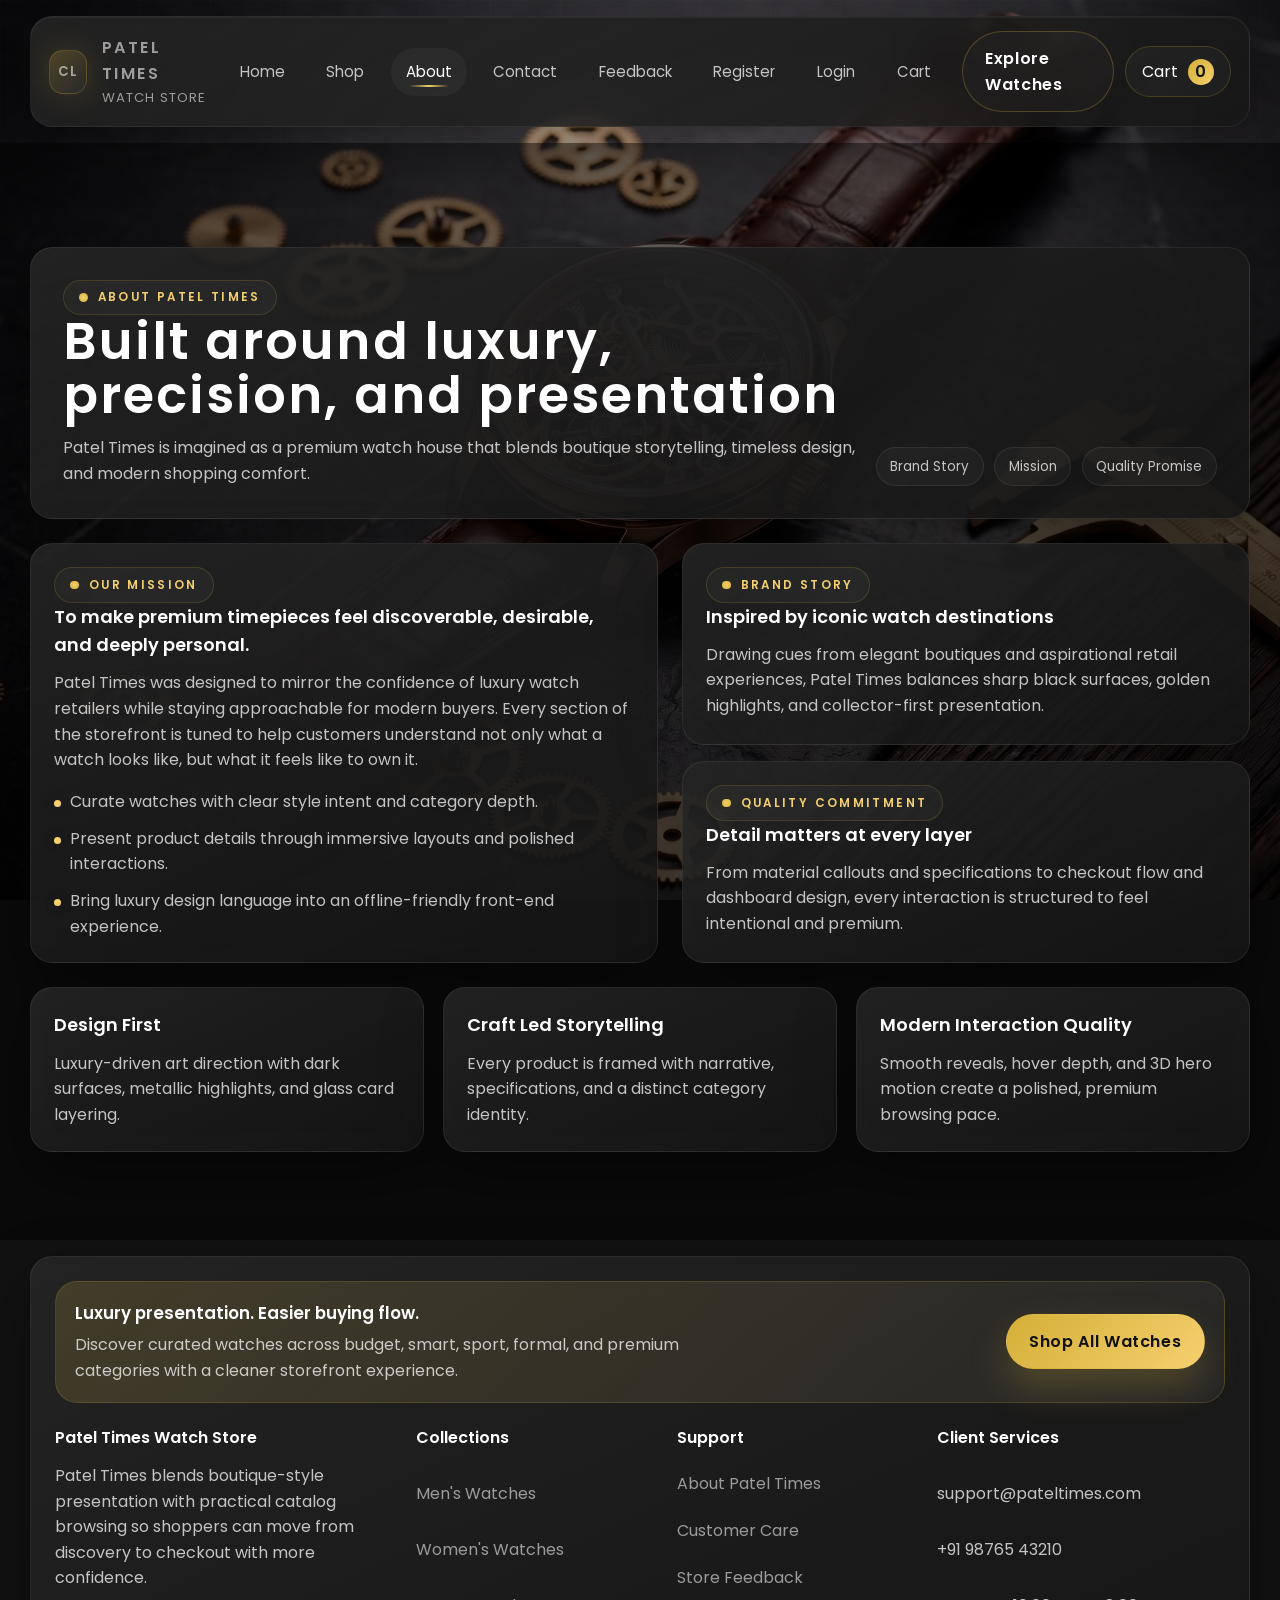
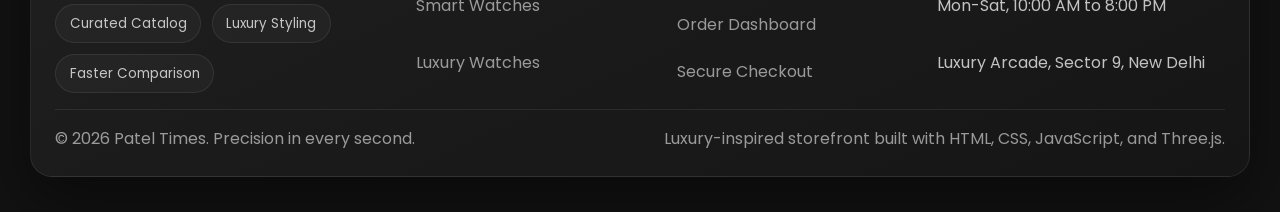
<file: Patel Times Watch web/about.html>
<!DOCTYPE html>
<html lang="en">
  <head>
    <meta charset="UTF-8">
    <meta name="viewport" content="width=device-width, initial-scale=1.0">
    <meta name="description" content="Learn about the Patel Times mission, brand story, and commitment to quality.">
    <title>About | Patel Times</title>
    <link rel="stylesheet" href="css/style.css">
  </head>
  <body data-page="about">
    <header id="site-header" class="site-header"></header>

    <main>
      <section class="section">
        <div class="container">
          <div class="page-banner glass-card" data-reveal>
            <div class="page-banner-grid">
              <div>
                <span class="eyebrow">About Patel Times</span>
                <h1>Built around luxury, precision, and presentation</h1>
                <p>
                  Patel Times is imagined as a premium watch house that blends boutique storytelling, timeless design,
                  and modern shopping comfort.
                </p>
              </div>
              <div class="chip-row">
                <span class="chip">Brand Story</span>
                <span class="chip">Mission</span>
                <span class="chip">Quality Promise</span>
              </div>
            </div>
          </div>

          <div class="about-layout" style="margin-top: 1.5rem;">
            <article class="story-panel glass-card large" data-reveal>
              <span class="eyebrow">Our Mission</span>
              <h3>To make premium timepieces feel discoverable, desirable, and deeply personal.</h3>
              <p>
                Patel Times was designed to mirror the confidence of luxury watch retailers while staying approachable for
                modern buyers. Every section of the storefront is tuned to help customers understand not only what a
                watch looks like, but what it feels like to own it.
              </p>
              <ul>
                <li>Curate watches with clear style intent and category depth.</li>
                <li>Present product details through immersive layouts and polished interactions.</li>
                <li>Bring luxury design language into an offline-friendly front-end experience.</li>
              </ul>
            </article>

            <div class="story-stack">
              <article class="story-panel glass-card" data-reveal style="--delay:1;">
                <span class="eyebrow">Brand Story</span>
                <h3>Inspired by iconic watch destinations</h3>
                <p>
                  Drawing cues from elegant boutiques and aspirational retail experiences, Patel Times balances sharp
                  black surfaces, golden highlights, and collector-first presentation.
                </p>
              </article>
              <article class="story-panel glass-card" data-reveal style="--delay:2;">
                <span class="eyebrow">Quality Commitment</span>
                <h3>Detail matters at every layer</h3>
                <p>
                  From material callouts and specifications to checkout flow and dashboard design, every interaction is
                  structured to feel intentional and premium.
                </p>
              </article>
            </div>
          </div>

          <div class="feature-grid" style="margin-top: 1.5rem;">
            <article class="feature-card glass-card" data-reveal>
              <h3>Design First</h3>
              <p>Luxury-driven art direction with dark surfaces, metallic highlights, and glass card layering.</p>
            </article>
            <article class="feature-card glass-card" data-reveal style="--delay:1;">
              <h3>Craft Led Storytelling</h3>
              <p>Every product is framed with narrative, specifications, and a distinct category identity.</p>
            </article>
            <article class="feature-card glass-card" data-reveal style="--delay:2;">
              <h3>Modern Interaction Quality</h3>
              <p>Smooth reveals, hover depth, and 3D hero motion create a polished, premium browsing pace.</p>
            </article>
          </div>
        </div>
      </section>
    </main>

    <footer id="site-footer"></footer>

    <script src="js/script.js" defer></script>
    <script src="js/cart.js" defer></script>
    <script src="js/auth.js" defer></script>
  </body>
</html>
</file>
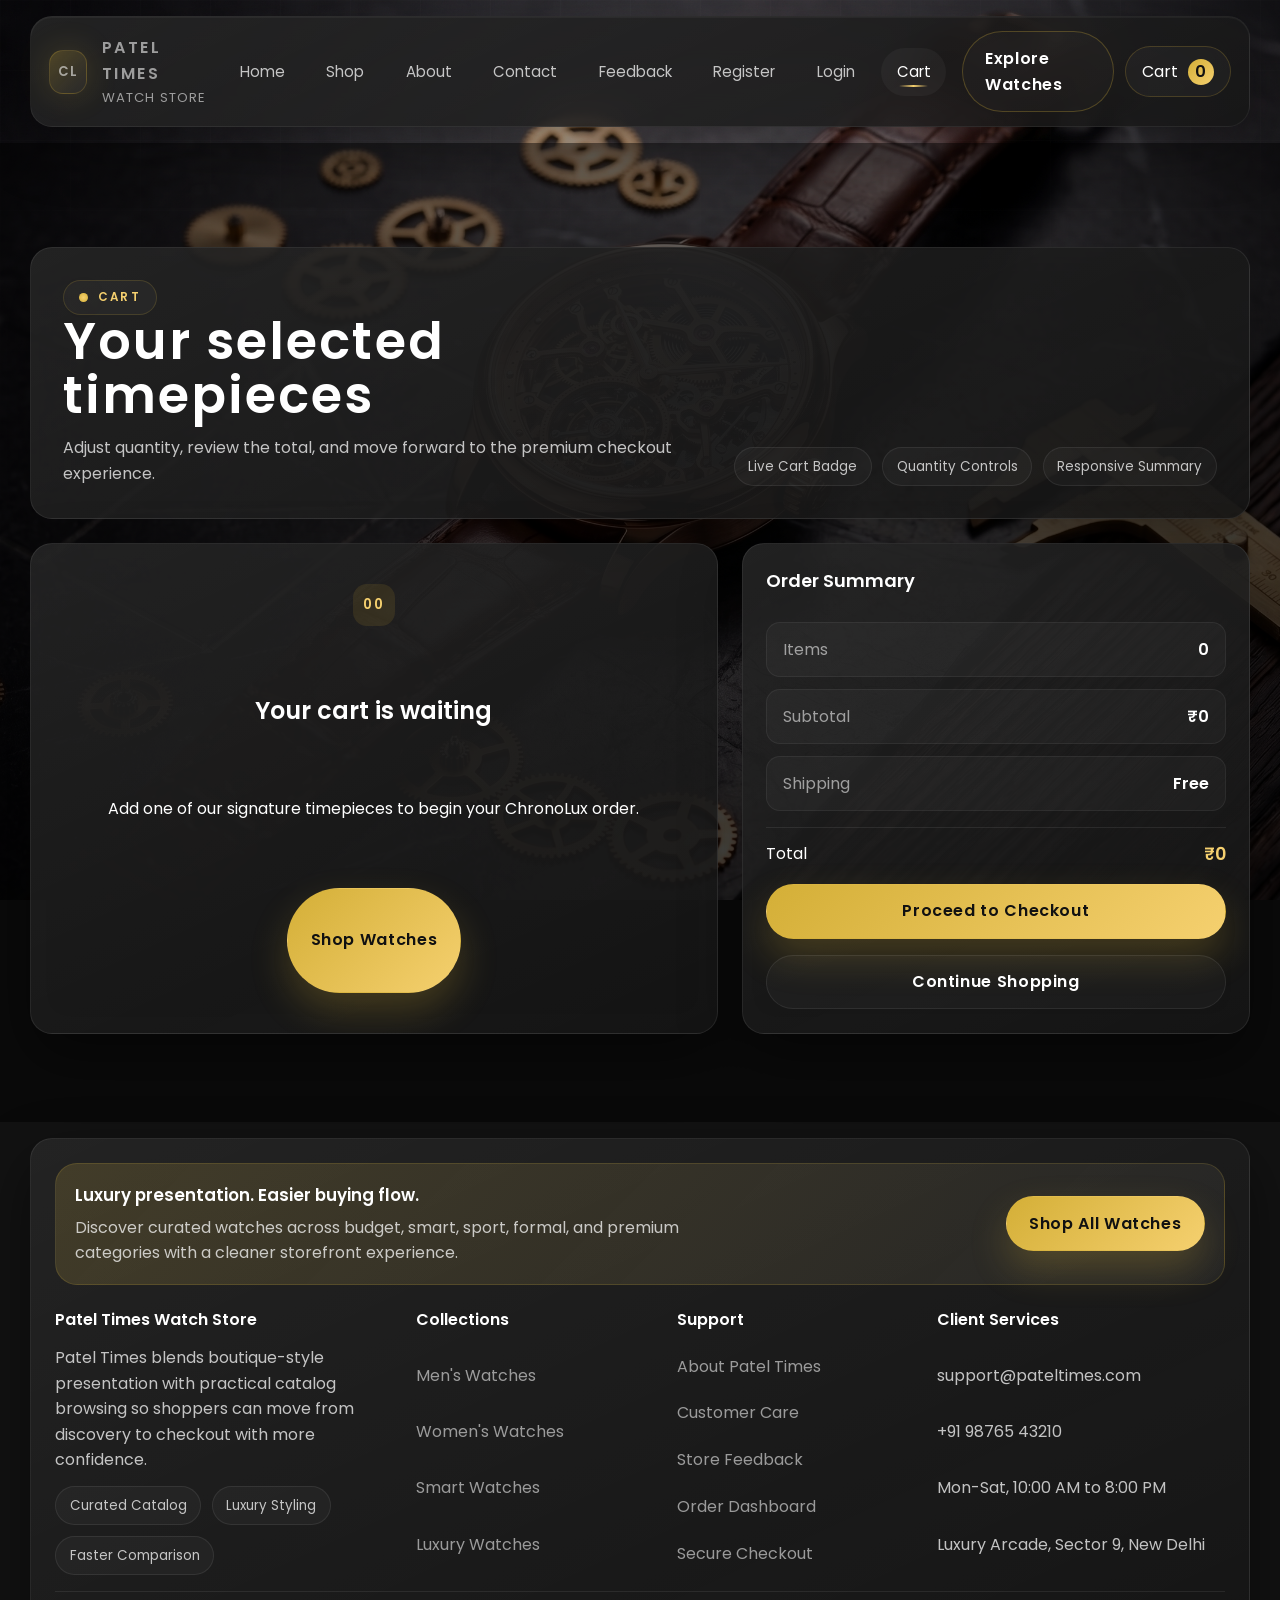
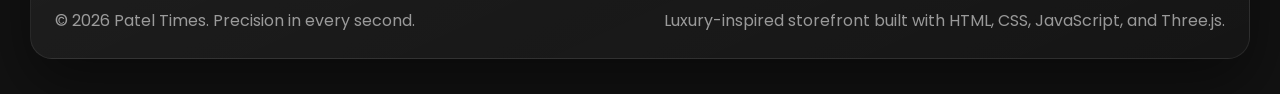
<file: Patel Times Watch web/cart.html>
<!DOCTYPE html>
<html lang="en">
  <head>
    <meta charset="UTF-8">
    <meta name="viewport" content="width=device-width, initial-scale=1.0">
    <meta name="description" content="Review your Patel Times cart items and prepare for checkout.">
    <title>Cart | Patel Times</title>
    <link rel="stylesheet" href="css/style.css">
  </head>
  <body data-page="cart">
    <header id="site-header" class="site-header"></header>

    <main>
      <section class="section">
        <div class="container">
          <div class="page-banner glass-card" data-reveal>
            <div class="page-banner-grid">
              <div>
                <span class="eyebrow">Cart</span>
                <h1>Your selected timepieces</h1>
                <p>Adjust quantity, review the total, and move forward to the premium checkout experience.</p>
              </div>
              <div class="chip-row">
                <span class="chip">Live Cart Badge</span>
                <span class="chip">Quantity Controls</span>
                <span class="chip">Responsive Summary</span>
              </div>
            </div>
          </div>

          <div class="cart-layout" style="margin-top: 1.5rem;">
            <div class="cart-items" id="cart-items"></div>
            <div id="cart-summary"></div>
          </div>
        </div>
      </section>
    </main>

    <footer id="site-footer"></footer>

    <script src="js/script.js" defer></script>
    <script src="js/cart.js" defer></script>
    <script src="js/auth.js" defer></script>
  </body>
</html>
</file>
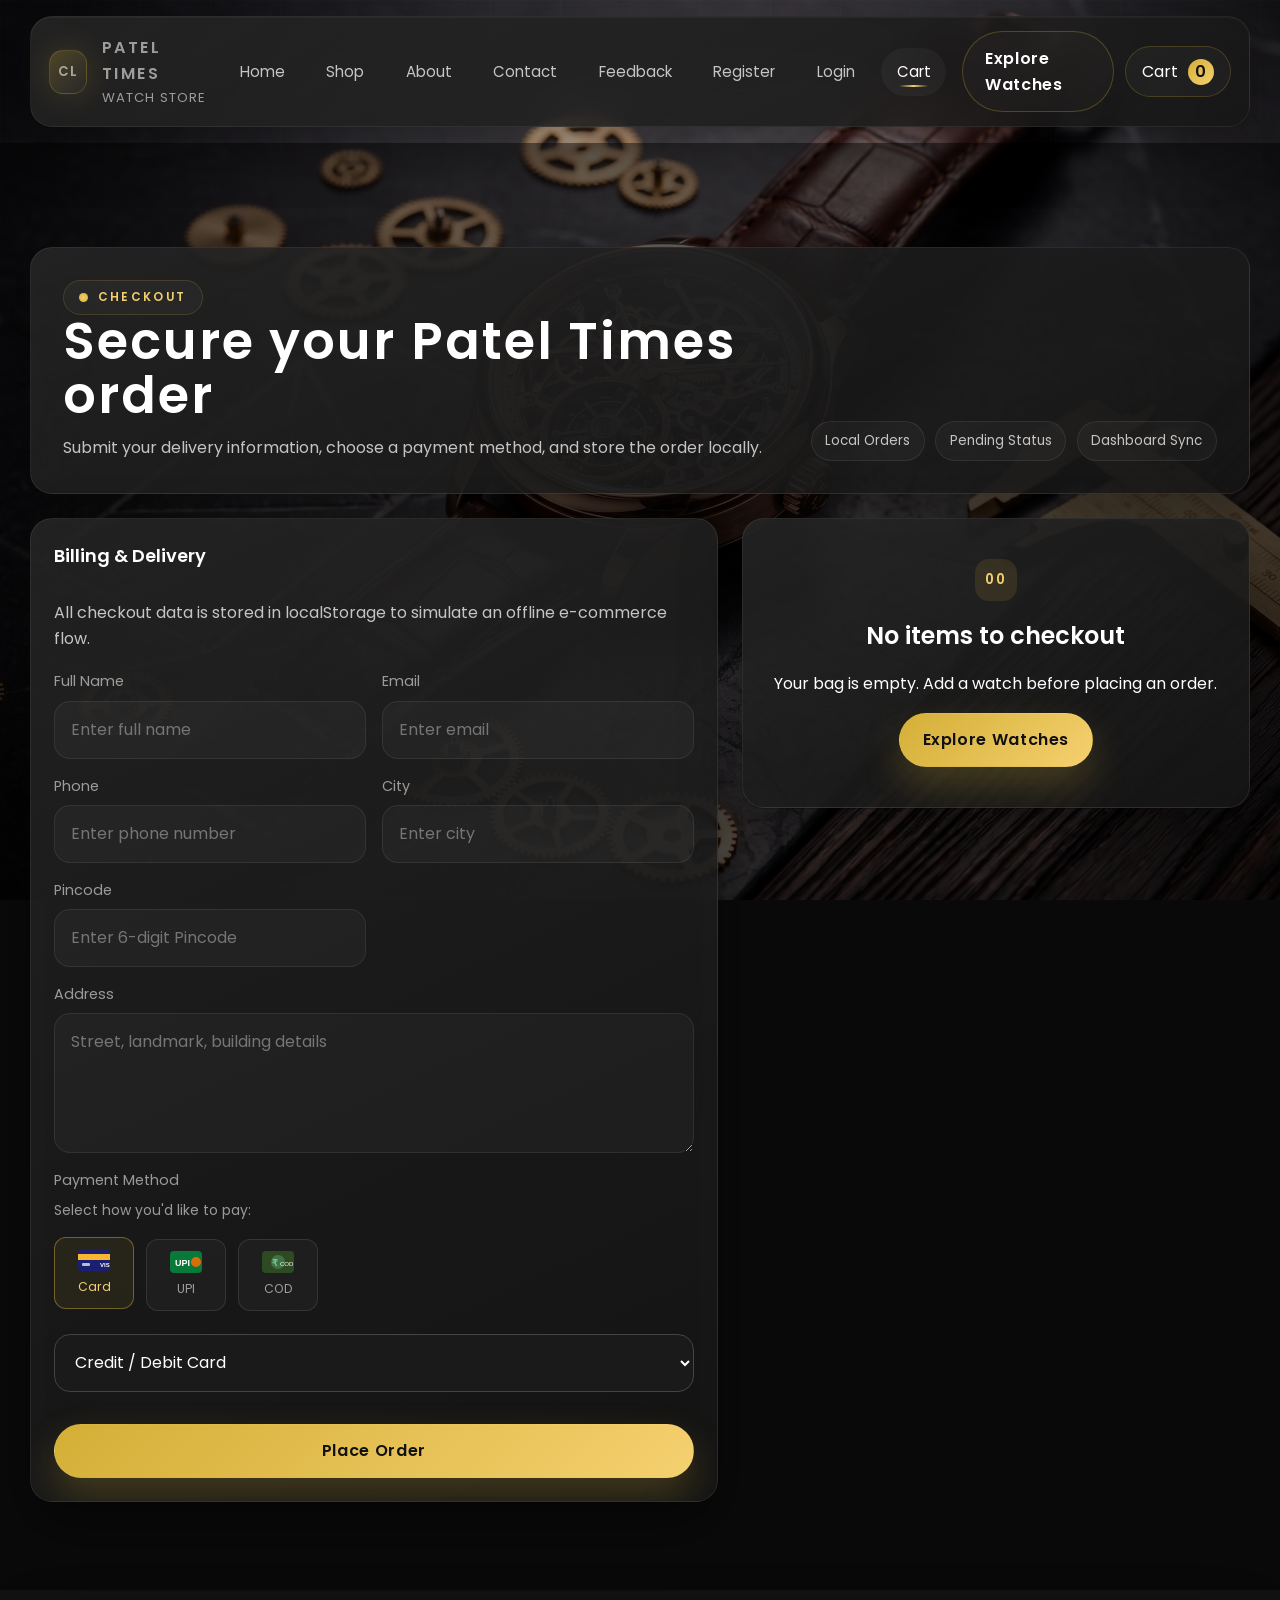
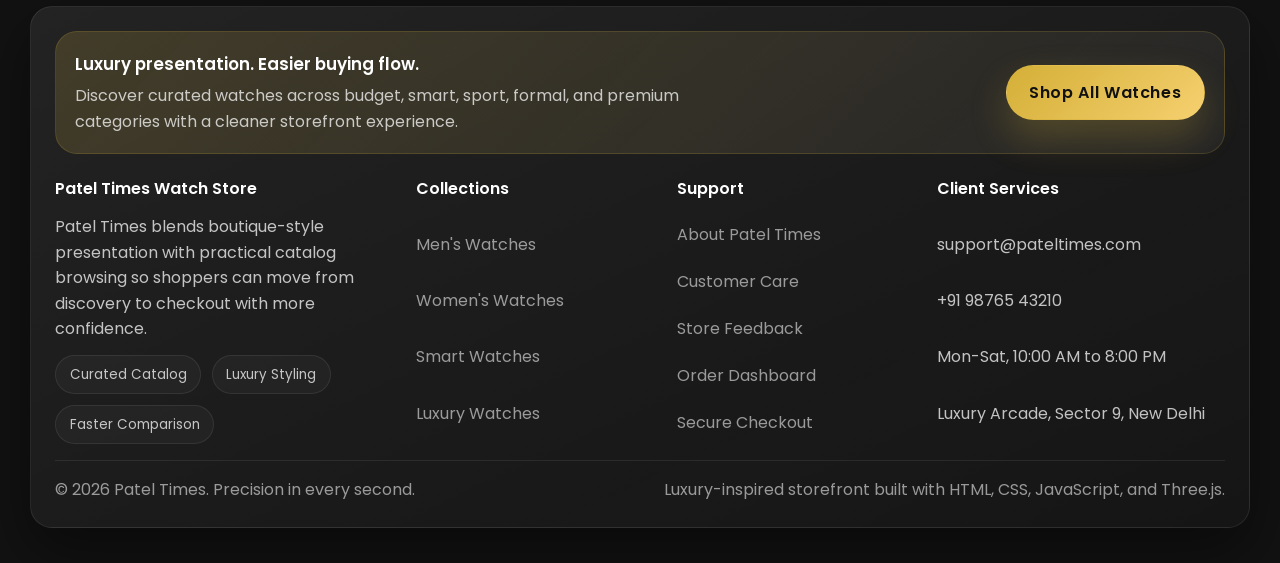
<file: Patel Times Watch web/checkout.html>
<!DOCTYPE html>
<html lang="en">

<head>
  <meta charset="UTF-8">
  <meta name="viewport" content="width=device-width, initial-scale=1.0">
  <meta name="description" content="Complete your Patel Times order through the premium offline checkout flow.">
  <title>Checkout | Patel Times</title>
  <link rel="stylesheet" href="css/style.css">
</head>

<body data-page="checkout">
  <header id="site-header" class="site-header"></header>

  <main>
    <section class="section">
      <div class="container">
        <div class="page-banner glass-card" data-reveal>
          <div class="page-banner-grid">
            <div>
              <span class="eyebrow">Checkout</span>
              <h1>Secure your Patel Times order</h1>
              <p>Submit your delivery information, choose a payment method, and store the order locally.</p>
            </div>
            <div class="chip-row">
              <span class="chip">Local Orders</span>
              <span class="chip">Pending Status</span>
              <span class="chip">Dashboard Sync</span>
            </div>
          </div>
        </div>

        <div class="checkout-layout" style="margin-top: 1.5rem;">
          <div class="checkout-main">
            <article class="form-card glass-card" data-reveal>
              <h2>Billing & Delivery</h2>
              <p class="lead">All checkout data is stored in localStorage to simulate an offline e-commerce flow.</p>
              <form id="checkout-form" class="form-grid">
                <div class="input-group">
                  <label for="checkout-name">Full Name</label>
                  <input class="input" id="checkout-name" name="fullName" type="text" placeholder="Enter full name"
                    required>
                </div>
                <div class="input-group">
                  <label for="checkout-email">Email</label>
                  <input class="input" id="checkout-email" name="email" type="email" placeholder="Enter email"
                    pattern="^[a-zA-Z0-9._%+-]+@gmail\.com$" title="Enter a valid Gmail address (example@gmail.com)"
                    required>
                </div>
                <div class="input-group">
                  <label for="checkout-phone">Phone</label>
                  <input class="input" id="checkout-phone" name="phone" type="tel" placeholder="Enter phone number"
                    pattern="[0-9]{10}" maxlength="10" title="Enter 10 digit phone number" required>
                </div>
                <div class="input-group">
                  <label for="checkout-city">City</label>
                  <input class="input" id="checkout-city" name="city" type="text" placeholder="Enter city" required>
                </div>


                <!-- ADD THIS PINCODE FIELD -->
                <div class="input-group">
                  <label for="checkout-pincode">Pincode</label>
                  <input class="input" id="checkout-pincode" name="pincode" type="text"
                    placeholder="Enter 6-digit Pincode" pattern="[0-9]{6}" maxlength="6"
                    title="Enter valid 6-digit pincode" required>
                </div>
                <div class="input-group full">
                  <label for="checkout-address">Address</label>
                  <textarea class="textarea" id="checkout-address" name="address"
                    placeholder="Street, landmark, building details" required></textarea>
                </div>
                <div class="input-group full">
                  <label for="checkout-payment">Payment Method</label>

                  <!-- Visual payment icons -->
                  <span class="payment-icons-label">Select how you'd like to pay:</span>
                  <div class="payment-icons-row" id="payment-icon-row">
                    <button type="button" class="payment-icon-btn active" data-pay-icon="Card" aria-label="Pay by Card">
                      <svg width="32" height="22" viewBox="0 0 32 22" fill="none" xmlns="http://www.w3.org/2000/svg">
                        <rect width="32" height="22" rx="4" fill="#1A1F71"/>
                        <rect y="5" width="32" height="6" fill="#F7B731"/>
                        <rect x="4" y="14" width="8" height="3" rx="1" fill="white" opacity="0.7"/>
                        <text x="22" y="18" font-size="6" fill="white" font-family="sans-serif" font-weight="bold">VISA</text>
                      </svg>
                      <span>Card</span>
                    </button>
                    <button type="button" class="payment-icon-btn" data-pay-icon="UPI" aria-label="Pay via UPI">
                      <svg width="32" height="22" viewBox="0 0 32 22" fill="none" xmlns="http://www.w3.org/2000/svg">
                        <rect width="32" height="22" rx="4" fill="#097939"/>
                        <text x="5" y="15" font-size="9" fill="white" font-family="sans-serif" font-weight="bold">UPI</text>
                        <circle cx="26" cy="11" r="5" fill="#FF6B00" opacity="0.85"/>
                      </svg>
                      <span>UPI</span>
                    </button>
                    <button type="button" class="payment-icon-btn" data-pay-icon="Cash on Delivery" aria-label="Cash on Delivery">
                      <svg width="32" height="22" viewBox="0 0 32 22" fill="none" xmlns="http://www.w3.org/2000/svg">
                        <rect width="32" height="22" rx="4" fill="#2D4A22"/>
                        <circle cx="16" cy="11" r="7" fill="#6FCF97" opacity="0.3"/>
                        <text x="10" y="15" font-size="9" fill="#6FCF97" font-family="sans-serif" font-weight="bold">₹</text>
                        <text x="18" y="15" font-size="6" fill="white" font-family="sans-serif">COD</text>
                      </svg>
                      <span>COD</span>
                    </button>
                  </div>

                  <select class="select" id="checkout-payment" name="paymentMethod" required>
                    <option value="Card">Credit / Debit Card</option>
                    <option value="UPI">UPI</option>
                    <option value="Cash on Delivery">Cash on Delivery</option>
                  </select>
                </div>

                <!-- PAYMENT FIELDS -->

                <div id="card-fields" class="input-group full" style="display:none;">
                  <label>Card Number</label>
                  <input class="input" id="card-number" type="text" placeholder="Enter 16-digit card number"
                    maxlength="16">
                </div>

                <div id="card-extra" class="input-group" style="display:none;">
                  <label>Expiry (MM/YY)</label>
                  <input class="input" id="card-expiry" type="text" placeholder="MM/YY" maxlength="5">
                </div>

                <div id="card-cvv-wrapper" class="input-group" style="display:none;">
                  <label>CVV</label>
                  <input class="input" id="card-cvv" type="text" placeholder="CVV" maxlength="3">
                </div>

                <div id="upi-field" class="input-group full" style="display:none;">
                  <label>UPI ID</label>
                  <input class="input" id="upi-id" type="text" placeholder="example@upi">
                </div>

                <div id="cod-message" class="input-group full" style="display:none;">
                  <p>Cash on Delivery selected. Pay when order arrives.</p>
                </div>
                <div id="checkout-message"></div>
                <div class="input-group full">
                  <button class="btn btn-primary btn-block" type="submit">
                    Place Order
                  </button>
                </div>

              </form>
            </article>
          </div>
          <div id="checkout-summary"></div>
        </div>
      </div>
    </section>
  </main>
  <footer id="site-footer"></footer>

<script src="js/script.js" defer></script>
<script src="js/cart.js" defer></script>
<script src="js/auth.js" defer></script>
<script>
  /* Sync payment icon buttons with the select dropdown */
  document.addEventListener("DOMContentLoaded", function () {
    var iconBtns = document.querySelectorAll(".payment-icon-btn");
    var paySelect = document.getElementById("checkout-payment");
    if (!iconBtns.length || !paySelect) return;

    iconBtns.forEach(function (btn) {
      btn.addEventListener("click", function () {
        var val = btn.getAttribute("data-pay-icon");
        /* update active class */
        iconBtns.forEach(function (b) { b.classList.remove("active"); });
        btn.classList.add("active");
        /* sync the hidden select */
        paySelect.value = val;
        /* fire change event so existing payment field logic runs */
        paySelect.dispatchEvent(new Event("change"));
      });
    });

    /* keep icons in sync if select changes via keyboard */
    paySelect.addEventListener("change", function () {
      var val = paySelect.value;
      iconBtns.forEach(function (b) {
        b.classList.toggle("active", b.getAttribute("data-pay-icon") === val);
      });
    });
  });
</script>

</body>
</html>
</file>
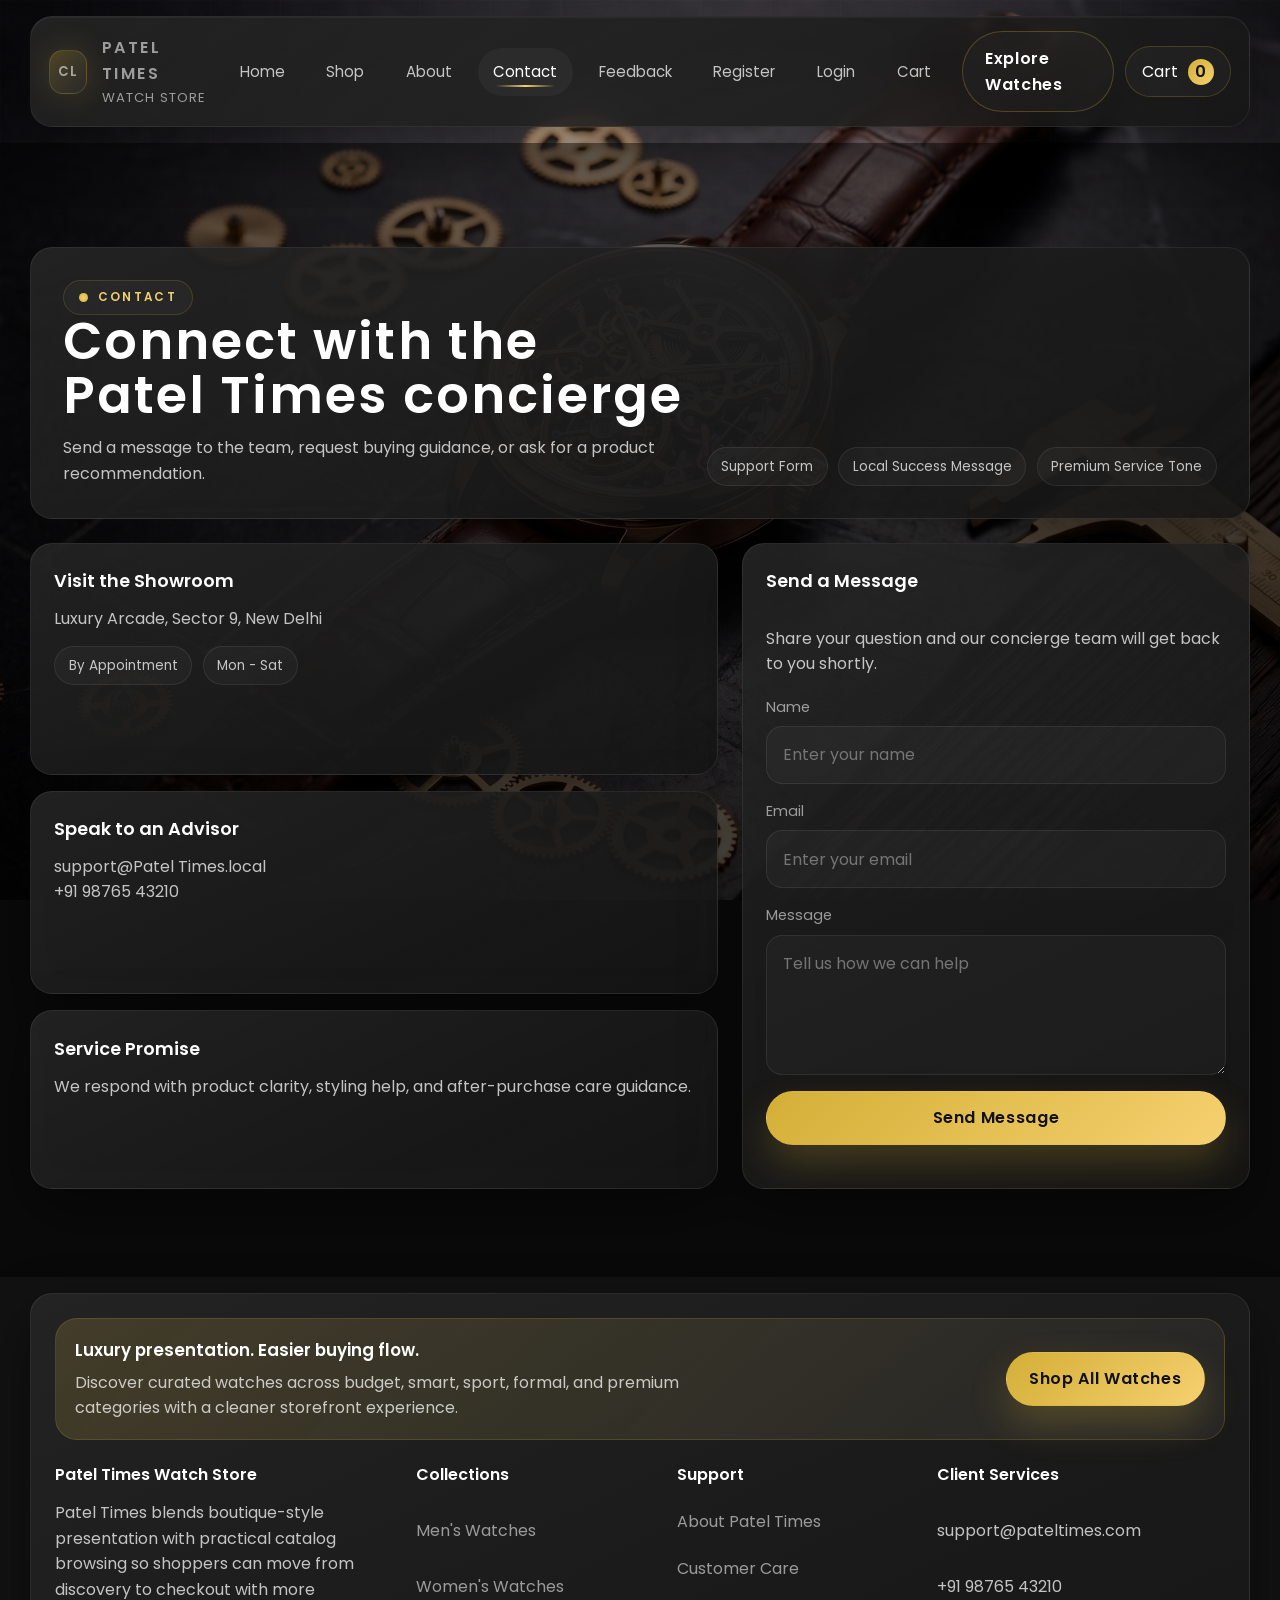
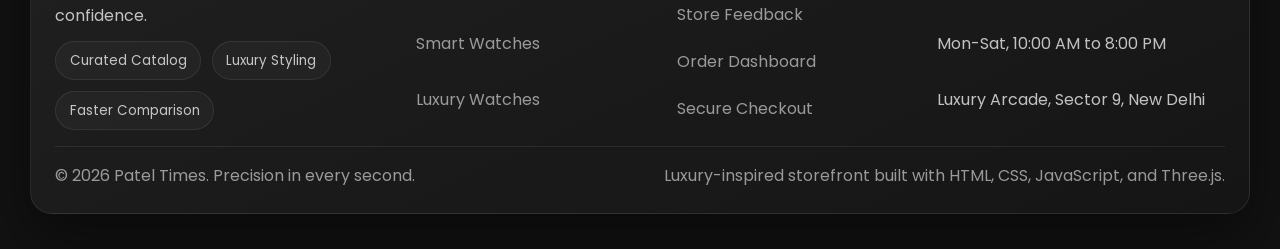
<file: Patel Times Watch web/contact.html>
<!DOCTYPE html>
<html lang="en">
  <head>
    <meta charset="UTF-8">
    <meta name="viewport" content="width=device-width, initial-scale=1.0">
    <meta name="description" content="Contact Patel Times customer care and concierge support.">
    <title>Contact | Patel Times</title>
    <link rel="stylesheet" href="css/style.css">
  </head>
  <body data-page="contact">
    <header id="site-header" class="site-header"></header>

    <main>
      <section class="section">
        <div class="container">
          <div class="page-banner glass-card" data-reveal>
            <div class="page-banner-grid">
              <div>
                <span class="eyebrow">Contact</span>
                <h1>Connect with the Patel Times concierge</h1>
                <p>Send a message to the team, request buying guidance, or ask for a product recommendation.</p>
              </div>
              <div class="chip-row">
                <span class="chip">Support Form</span>
                <span class="chip">Local Success Message</span>
                <span class="chip">Premium Service Tone</span>
              </div>
            </div>
          </div>

          <div class="contact-layout" style="margin-top: 1.5rem;">
            <div class="contact-stack">
              <article class="contact-card glass-card" data-reveal>
                <h3>Visit the Showroom</h3>
                <p>Luxury Arcade, Sector 9, New Delhi</p>
                <div class="chip-row">
                  <span class="chip">By Appointment</span>
                  <span class="chip">Mon - Sat</span>
                </div>
              </article>
              <article class="contact-card glass-card" data-reveal style="--delay:1;">
                <h3>Speak to an Advisor</h3>
                <p>support@Patel Times.local</p>
                <p>+91 98765 43210</p>
              </article>
              <article class="contact-card glass-card" data-reveal style="--delay:2;">
                <h3>Service Promise</h3>
                <p>We respond with product clarity, styling help, and after-purchase care guidance.</p>
              </article>
            </div>

            <article class="form-card glass-card" data-reveal>
              <h2>Send a Message</h2>
              <p class="lead">Share your question and our concierge team will get back to you shortly.</p>
              <form id="contact-form" class="form-grid">
                <div class="input-group full">
                  <label for="contact-name">Name</label>
                  <input class="input" id="contact-name" name="name" type="text" placeholder="Enter your name" required>
                </div>
                <div class="input-group full">
                  <label for="contact-email">Email</label>
                  <input class="input" id="contact-email" name="email" type="email" placeholder="Enter your email" required>
                </div>
                <div class="input-group full">
                  <label for="contact-message-box">Message</label>
                  <textarea
                    class="textarea"
                    id="contact-message-box"
                    name="message"
                    placeholder="Tell us how we can help"
                    required
                  ></textarea>
                </div>
                <div class="input-group full">
                  <button class="btn btn-primary btn-block" type="submit">Send Message</button>
                </div>
              </form>
              <div id="contact-message"></div>
            </article>
          </div>
        </div>
      </section>
    </main>

    <footer id="site-footer"></footer>

    <script src="js/script.js" defer></script>
    <script src="js/cart.js" defer></script>
    <script src="js/auth.js" defer></script>
  </body>
</html>
</file>
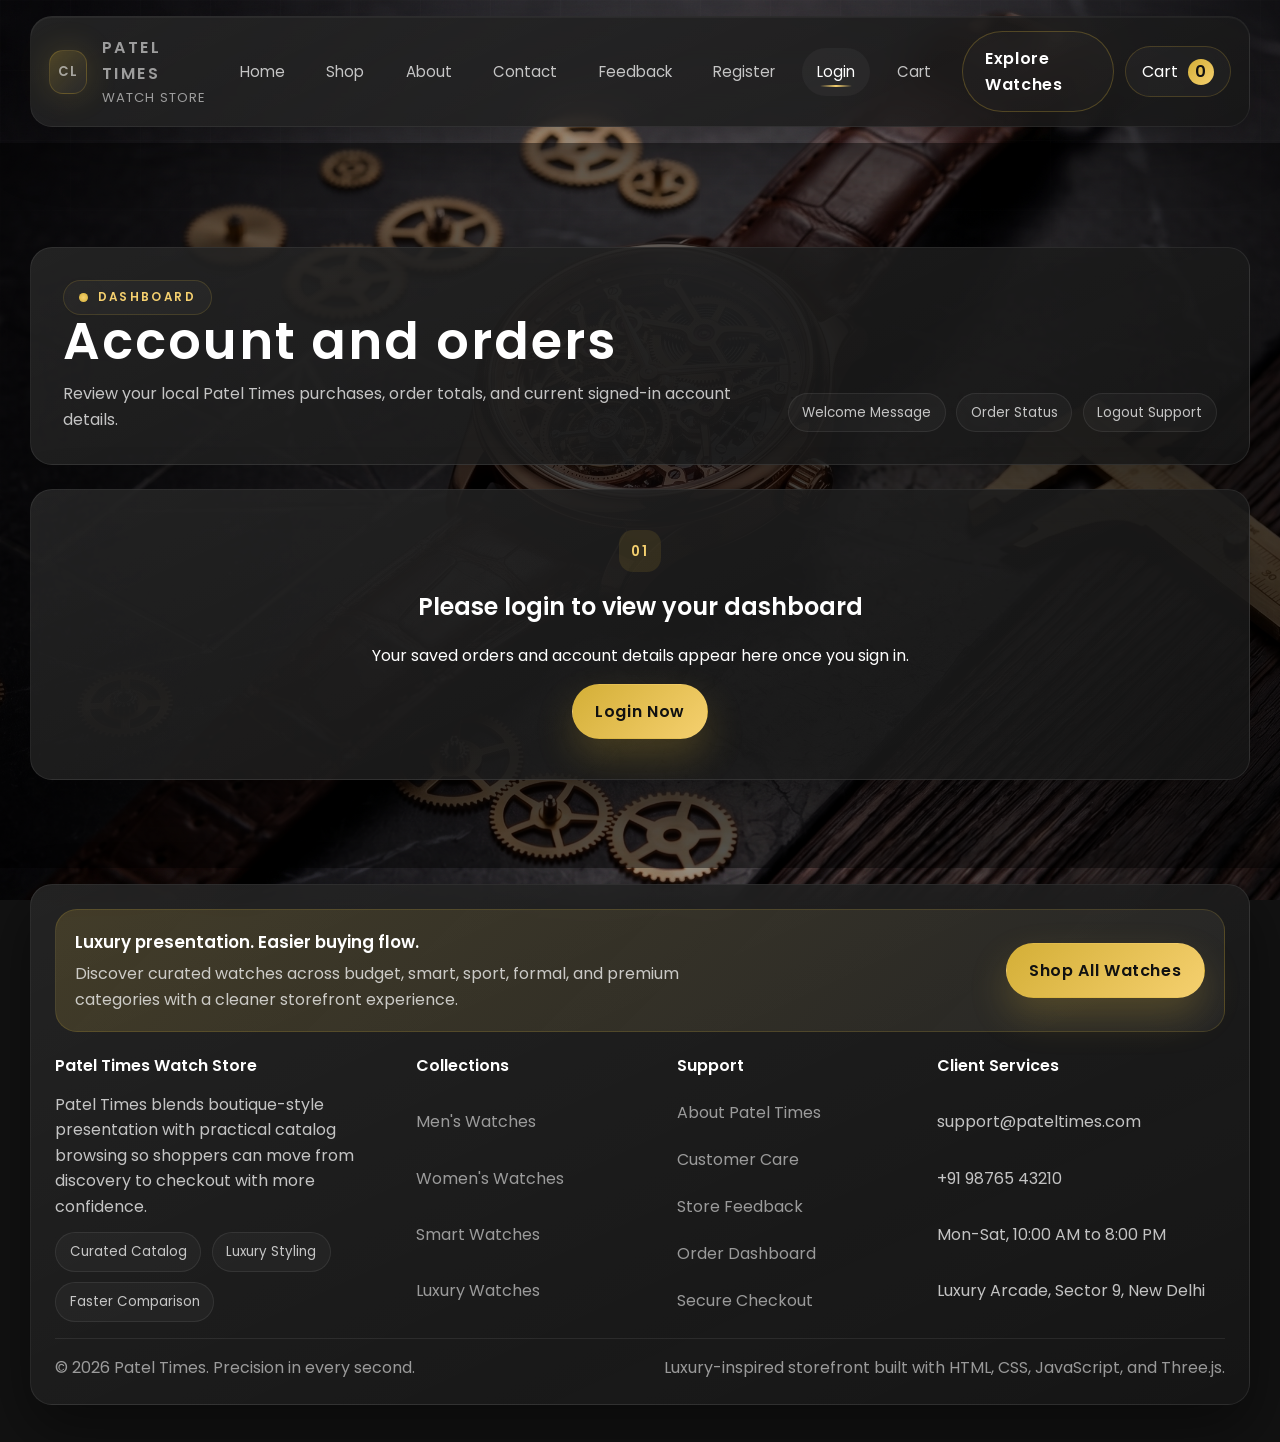
<file: Patel Times Watch web/dashboard.html>
<!DOCTYPE html>
<html lang="en">
  <head>
    <meta charset="UTF-8">
    <meta name="viewport" content="width=device-width, initial-scale=1.0">
    <meta name="description" content="View your Patel Times account information and local order history.">
    <title>Dashboard | Patel Times</title>
    <link rel="stylesheet" href="css/style.css">
  </head>
  <body data-page="dashboard">
    <header id="site-header" class="site-header"></header>

    <main>
      <section class="section">
        <div class="container">
          <div class="page-banner glass-card" data-reveal>
            <div class="page-banner-grid">
              <div>
                <span class="eyebrow">Dashboard</span>
                <h1>Account and orders</h1>
                <p>Review your local Patel Times purchases, order totals, and current signed-in account details.</p>
              </div>
              <div class="chip-row">
                <span class="chip">Welcome Message</span>
                <span class="chip">Order Status</span>
                <span class="chip">Logout Support</span>
              </div>
            </div>
          </div>

          <div class="dashboard-layout" style="margin-top: 1.5rem;">
            <div id="dashboard-body" style="grid-column: 1 / -1;"></div>
          </div>
        </div>
      </section>
    </main>

    <footer id="site-footer"></footer>

    <script src="js/script.js" defer></script>
    <script src="js/cart.js" defer></script>
    <script src="js/auth.js" defer></script>
  </body>
</html>
</file>
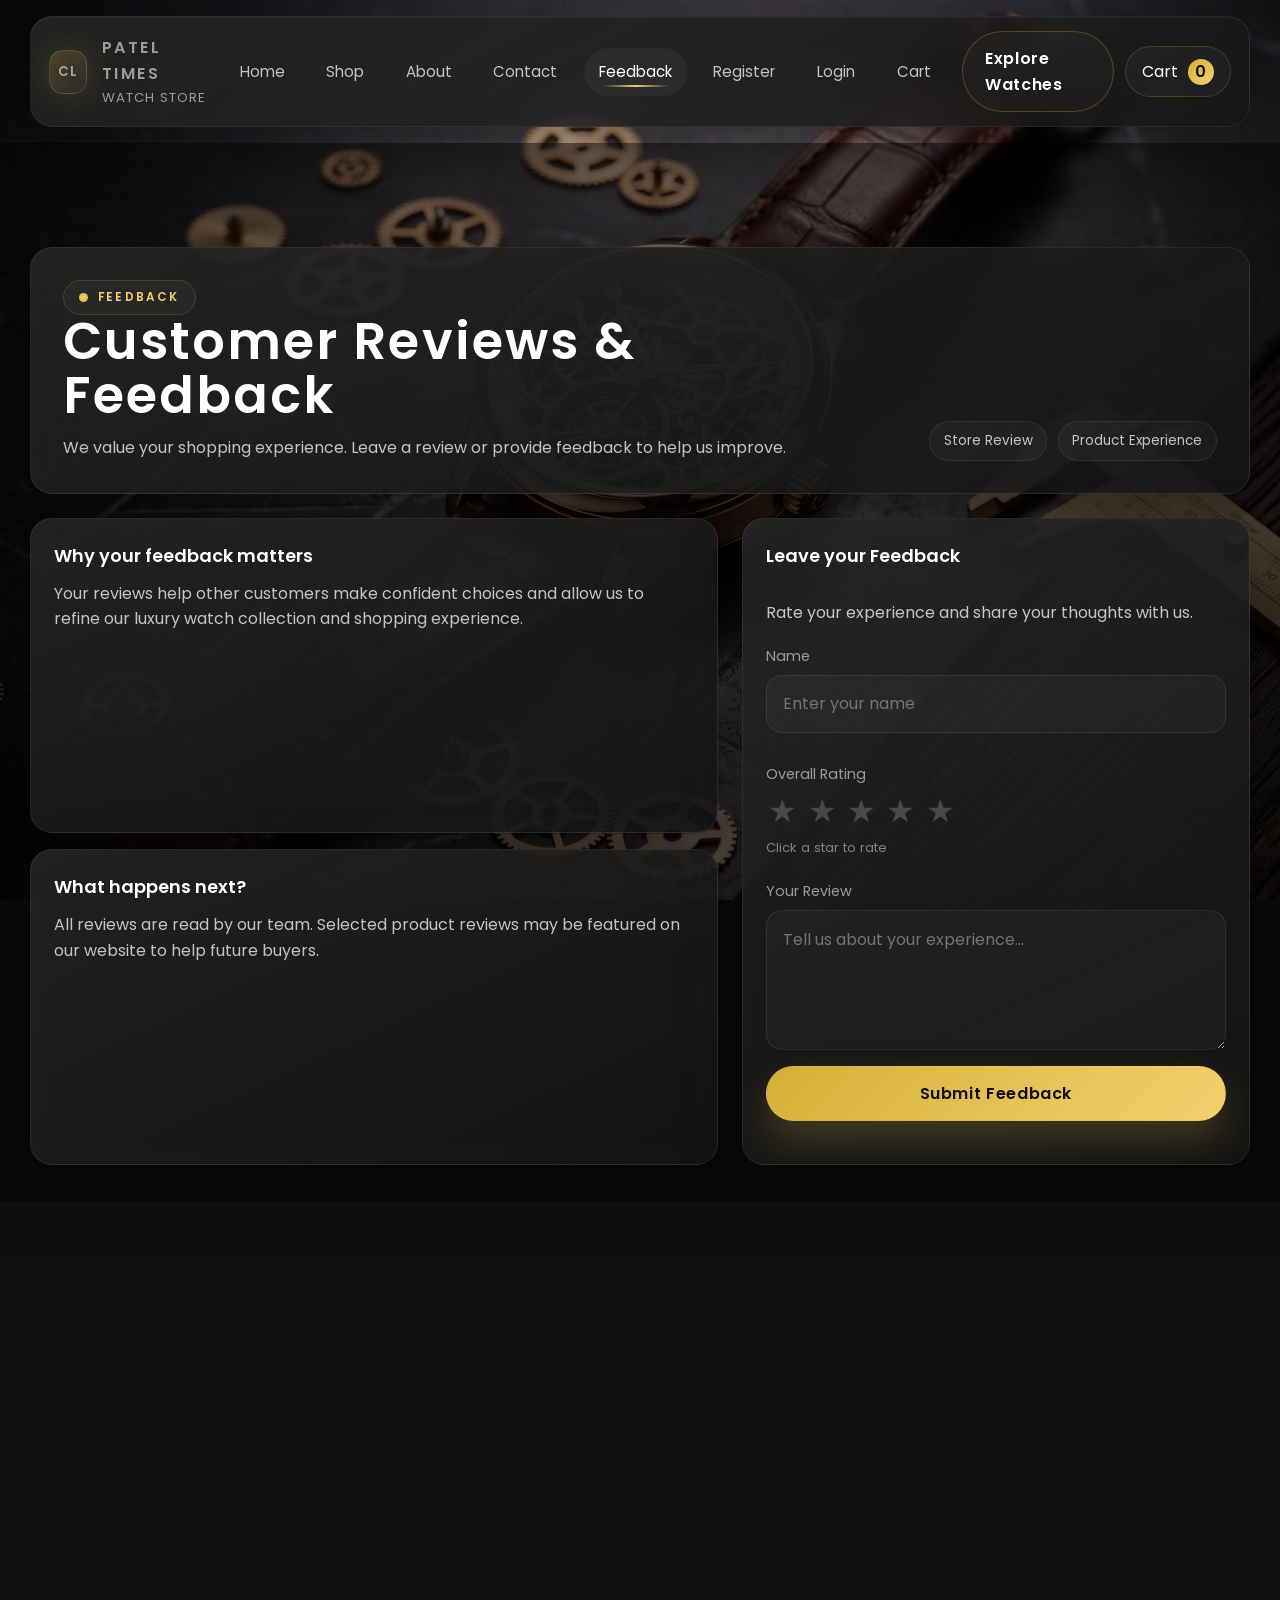
<file: Patel Times Watch web/feedback.html>
<!DOCTYPE html>
<html lang="en">
  <head>
    <meta charset="UTF-8">
    <meta name="viewport" content="width=device-width, initial-scale=1.0">
    <meta name="description" content="Leave a review or feedback for Patel Times Watch Store.">
    <title>Customer Feedback | Patel Times</title>
    <link rel="stylesheet" href="css/style.css">
  </head>
  <body data-page="feedback">
    <header id="site-header" class="site-header"></header>

    <main>
      <section class="section">
        <div class="container">
          <div class="page-banner glass-card" data-reveal>
            <div class="page-banner-grid">
              <div>
                <span class="eyebrow">Feedback</span>
                <h1>Customer Reviews & Feedback</h1>
                <p>We value your shopping experience. Leave a review or provide feedback to help us improve.</p>
              </div>
              <div class="chip-row">
                <span class="chip">Store Review</span>
                <span class="chip">Product Experience</span>
              </div>
            </div>
          </div>

          <div class="contact-layout" style="margin-top: 1.5rem;">
            <div class="contact-stack">
              <article class="contact-card glass-card" data-reveal>
                <h3>Why your feedback matters</h3>
                <p>Your reviews help other customers make confident choices and allow us to refine our luxury watch collection and shopping experience.</p>
              </article>
              <article class="contact-card glass-card" data-reveal style="--delay:1;">
                <h3>What happens next?</h3>
                <p>All reviews are read by our team. Selected product reviews may be featured on our website to help future buyers.</p>
              </article>
            </div>

            <article class="form-card glass-card" data-reveal>
              <h2>Leave your Feedback</h2>
              <p class="lead">Rate your experience and share your thoughts with us.</p>
              <form id="feedback-form" class="form-grid">
                <div class="input-group full">
                  <label for="feedback-name">Name</label>
                  <input class="input" id="feedback-name" name="name" type="text" placeholder="Enter your name" required>
                </div>
                <div class="star-rating-group">
                  <span class="star-rating-label">Overall Rating</span>
                  <div class="star-picker" id="feedback-star-picker" role="radiogroup" aria-label="Select a star rating">
                    <button type="button" class="star-btn" data-value="1" aria-label="1 star">&#9733;</button>
                    <button type="button" class="star-btn" data-value="2" aria-label="2 stars">&#9733;</button>
                    <button type="button" class="star-btn" data-value="3" aria-label="3 stars">&#9733;</button>
                    <button type="button" class="star-btn" data-value="4" aria-label="4 stars">&#9733;</button>
                    <button type="button" class="star-btn" data-value="5" aria-label="5 stars">&#9733;</button>
                  </div>
                  <span class="star-rating-hint" id="fb-star-hint">Click a star to rate</span>
                  <input type="hidden" name="rating" id="feedback-rating-input" required>
                </div>
                <div class="input-group full">
                  <label for="feedback-message">Your Review</label>
                  <textarea class="textarea" id="feedback-message" name="message" placeholder="Tell us about your experience..." required></textarea>
                </div>
                <div class="input-group full">
                  <button class="btn btn-primary btn-block" type="submit">Submit Feedback</button>
                </div>
              </form>
              <div id="feedback-message-box"></div>
            </article>
          </div>
        </div>
      </section>
    </main>

    <footer id="site-footer"></footer>

    <script src="js/script.js" defer></script>
    <script src="js/cart.js" defer></script>
    <script src="js/auth.js" defer></script>
    <script>
      document.addEventListener("DOMContentLoaded", function () {
        // Wire up star picker
        const starPicker = document.getElementById("feedback-star-picker");
        const ratingInput = document.getElementById("feedback-rating-input");
        const starHint = document.getElementById("fb-star-hint");
        const starLabels = ["", "Poor", "Fair", "Good", "Very Good", "Excellent"];

        if (starPicker) {
          const starBtns = starPicker.querySelectorAll(".star-btn");
          function highlightStars(value) {
            starBtns.forEach(function(btn) {
              btn.classList.toggle("active", Number(btn.dataset.value) <= value);
            });
          }
          starBtns.forEach(function(btn) {
            btn.addEventListener("mouseover", function() { highlightStars(Number(btn.dataset.value)); });
            btn.addEventListener("mouseleave", function() { highlightStars(Number(ratingInput.value) || 0); });
            btn.addEventListener("click", function() {
              const val = Number(btn.dataset.value);
              ratingInput.value = val;
              highlightStars(val);
              if (starHint) starHint.textContent = val + " star" + (val > 1 ? "s" : "") + " — " + starLabels[val];
            });
          });
        }

        // Handle form submit
        const form = document.getElementById("feedback-form");
        const msgBox = document.getElementById("feedback-message-box");
        if (form) {
          form.addEventListener("submit", function (e) {
            e.preventDefault();
            if (!ratingInput.value) {
              starHint.textContent = "Please select a rating!";
              starHint.style.color = "#ff7b7b";
              return;
            }
            form.style.display = "none";
            msgBox.innerHTML = '<div class="status-badge success" style="margin-top:1rem;font-size:1rem;padding:0.8rem 1.2rem;">Thank you for your valuable feedback!</div>';
          });
        }
      });
    </script>
  </body>
</html>
</file>
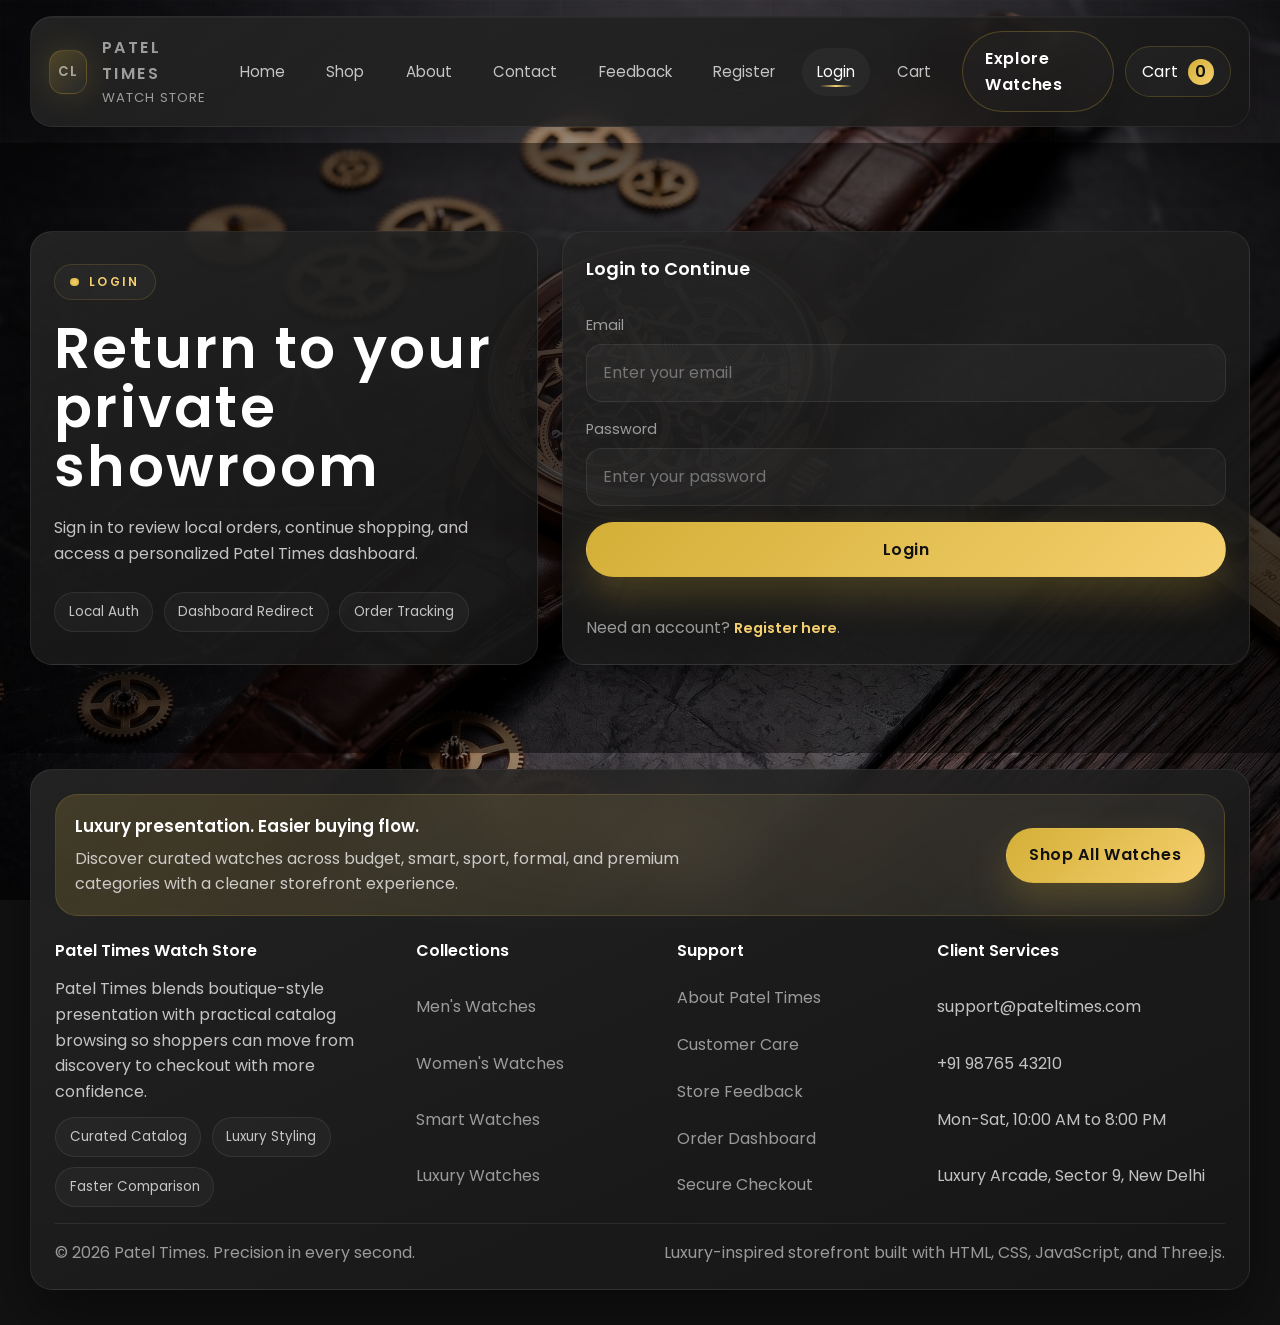
<file: Patel Times Watch web/login.html>
<!DOCTYPE html>
<html lang="en">
  <head>
    <meta charset="UTF-8">
    <meta name="viewport" content="width=device-width, initial-scale=1.0">
    <meta name="description" content="Login to your Patel Times account and access your order dashboard.">
    <title>Login | Patel Times</title>
    <link rel="stylesheet" href="css/style.css">
  </head>
  <body data-page="login">
    <header id="site-header" class="site-header"></header>

    <main>
      <section class="section">
        <div class="container">
          <div class="auth-layout">
            <article class="auth-copy glass-card" data-reveal>
              <span class="eyebrow">Login</span>
              <h1>Return to your private showroom</h1>
              <p>
                Sign in to review local orders, continue shopping, and access a personalized Patel Times dashboard.
              </p>
              <div class="chip-row">
                <span class="chip">Local Auth</span>
                <span class="chip">Dashboard Redirect</span>
                <span class="chip">Order Tracking</span>
              </div>
            </article>

            <article class="form-card glass-card" data-reveal style="--delay:1;">
              <h2>Login to Continue</h2>
              <form id="login-form" class="form-grid">
                <div class="input-group full">
                  <label for="login-email">Email</label>
                  <input class="input" id="login-email" name="email" type="email" placeholder="Enter your email" required>
                </div>
                <div class="input-group full">
                  <label for="login-password">Password</label>
                  <input class="input" id="login-password" name="password" type="password" placeholder="Enter your password" required>
                </div>
                <div class="input-group full">
                  <button class="btn btn-primary btn-block" type="submit">Login</button>
                </div>
              </form>
              <div id="login-message"></div>
              <p class="muted-line">Need an account? <a class="link-button" href="register.html">Register here</a>.</p>
            </article>
          </div>
        </div>
      </section>
    </main>

    <footer id="site-footer"></footer>

    <script src="js/script.js" defer></script>
    <script src="js/cart.js" defer></script>
    <script src="js/auth.js" defer></script>
  </body>
</html>
</file>
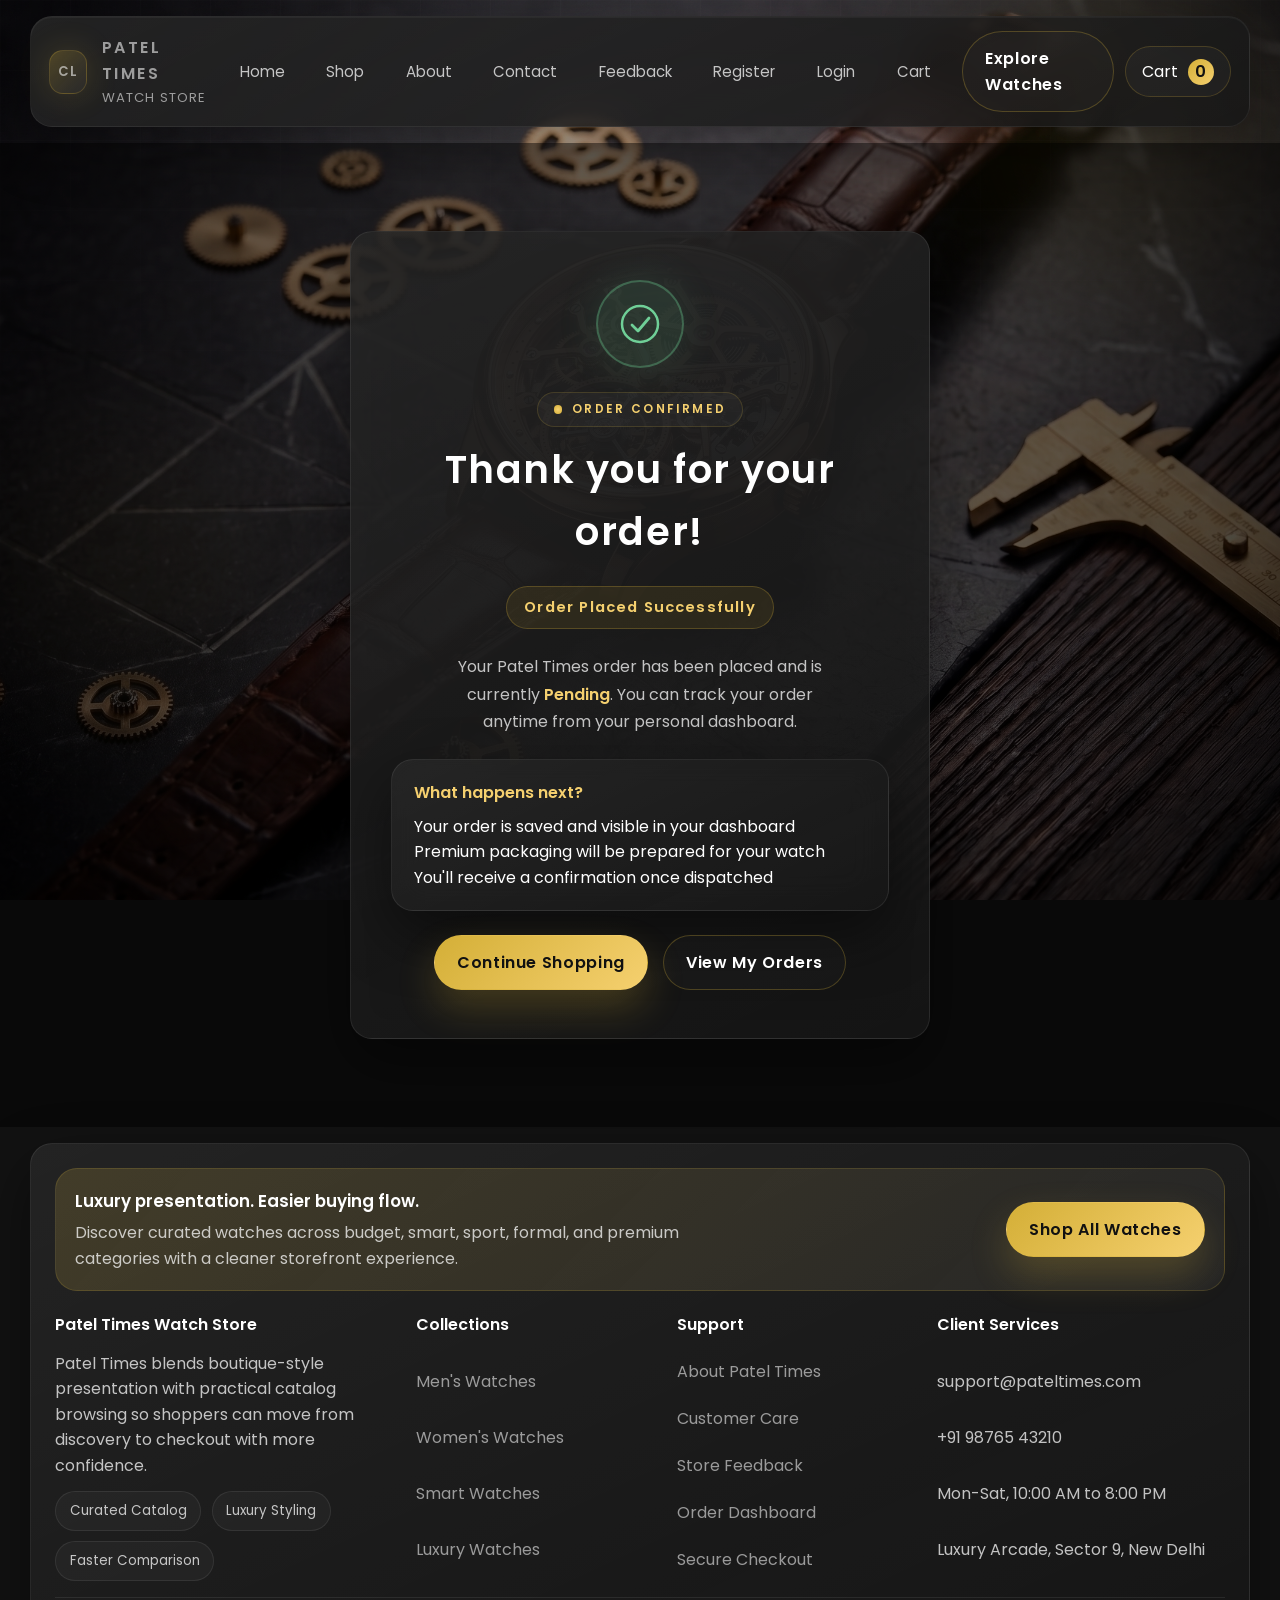
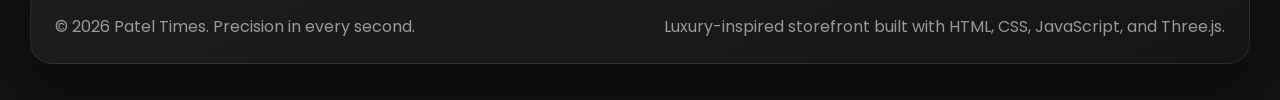
<file: Patel Times Watch web/order-success.html>
<!DOCTYPE html>
<html lang="en">
  <head>
    <meta charset="UTF-8">
    <meta name="viewport" content="width=device-width, initial-scale=1.0">
    <meta name="description" content="Your Patel Times order has been placed successfully. Thank you for shopping with us.">
    <title>Order Placed | Patel Times</title>
    <link rel="stylesheet" href="css/style.css">
  </head>
  <body data-page="order-success">
    <div class="light-orb light-orb-1" aria-hidden="true"></div>
    <div class="light-orb light-orb-2" aria-hidden="true"></div>

    <header id="site-header" class="site-header"></header>

    <main>
      <section class="section order-success-section">
        <div class="container">
          <article class="order-success-card glass-card" id="success-card">
            <div class="success-icon-ring" aria-hidden="true">
              <svg width="40" height="40" viewBox="0 0 40 40" fill="none" xmlns="http://www.w3.org/2000/svg">
                <circle cx="20" cy="20" r="18" stroke="#6FCF97" stroke-width="2.5" fill="none"/>
                <polyline
                  points="12,21 18,27 29,14"
                  stroke="#6FCF97"
                  stroke-width="2.8"
                  stroke-linecap="round"
                  stroke-linejoin="round"
                  fill="none"
                  stroke-dasharray="60"
                  stroke-dashoffset="0"
                />
              </svg>
            </div>

            <div>
              <span class="eyebrow" style="margin: 0 auto 0.75rem;">Order Confirmed</span>
              <h1>Thank you for your order!</h1>
            </div>

            <div id="order-id-display">
              <span class="order-id-badge" id="order-id-badge">
                Loading order...
              </span>
            </div>

            <p>
              Your Patel Times order has been placed and is currently <strong style="color:var(--gold-soft);">Pending</strong>.
              You can track your order anytime from your personal dashboard.
            </p>

            <div class="about-mission-card glass-card" style="text-align:left; padding: 1.25rem 1.4rem;">
              <h3 style="font-size:1rem; margin-bottom:0.5rem;">What happens next?</h3>
              <ul class="about-vision-list" style="margin-top:0;">
                <li>Your order is saved and visible in your dashboard</li>
                <li>Premium packaging will be prepared for your watch</li>
                <li>You'll receive a confirmation once dispatched</li>
              </ul>
            </div>

            <div class="order-success-actions">
              <a class="btn btn-primary" href="shop.html" id="continue-shopping-btn">Continue Shopping</a>
              <a class="btn btn-outline" href="dashboard.html">View My Orders</a>
            </div>
          </article>
        </div>
      </section>
    </main>

    <footer id="site-footer"></footer>

    <script src="js/script.js" defer></script>
    <script src="js/cart.js" defer></script>
    <script src="js/auth.js" defer></script>
    <script>
      document.addEventListener("DOMContentLoaded", function () {
        var badge = document.getElementById("order-id-badge");
        if (!badge) return;

        try {
          var orders = JSON.parse(localStorage.getItem("Patel Times-orders") || "[]");
          if (orders && orders.length > 0) {
            var latest = orders[0];
            badge.textContent = "Order #" + latest.id;
          } else {
            badge.textContent = "Order Placed Successfully";
          }
        } catch (e) {
          badge.textContent = "Order Placed Successfully";
        }
      });
    </script>
  </body>
</html>
</file>
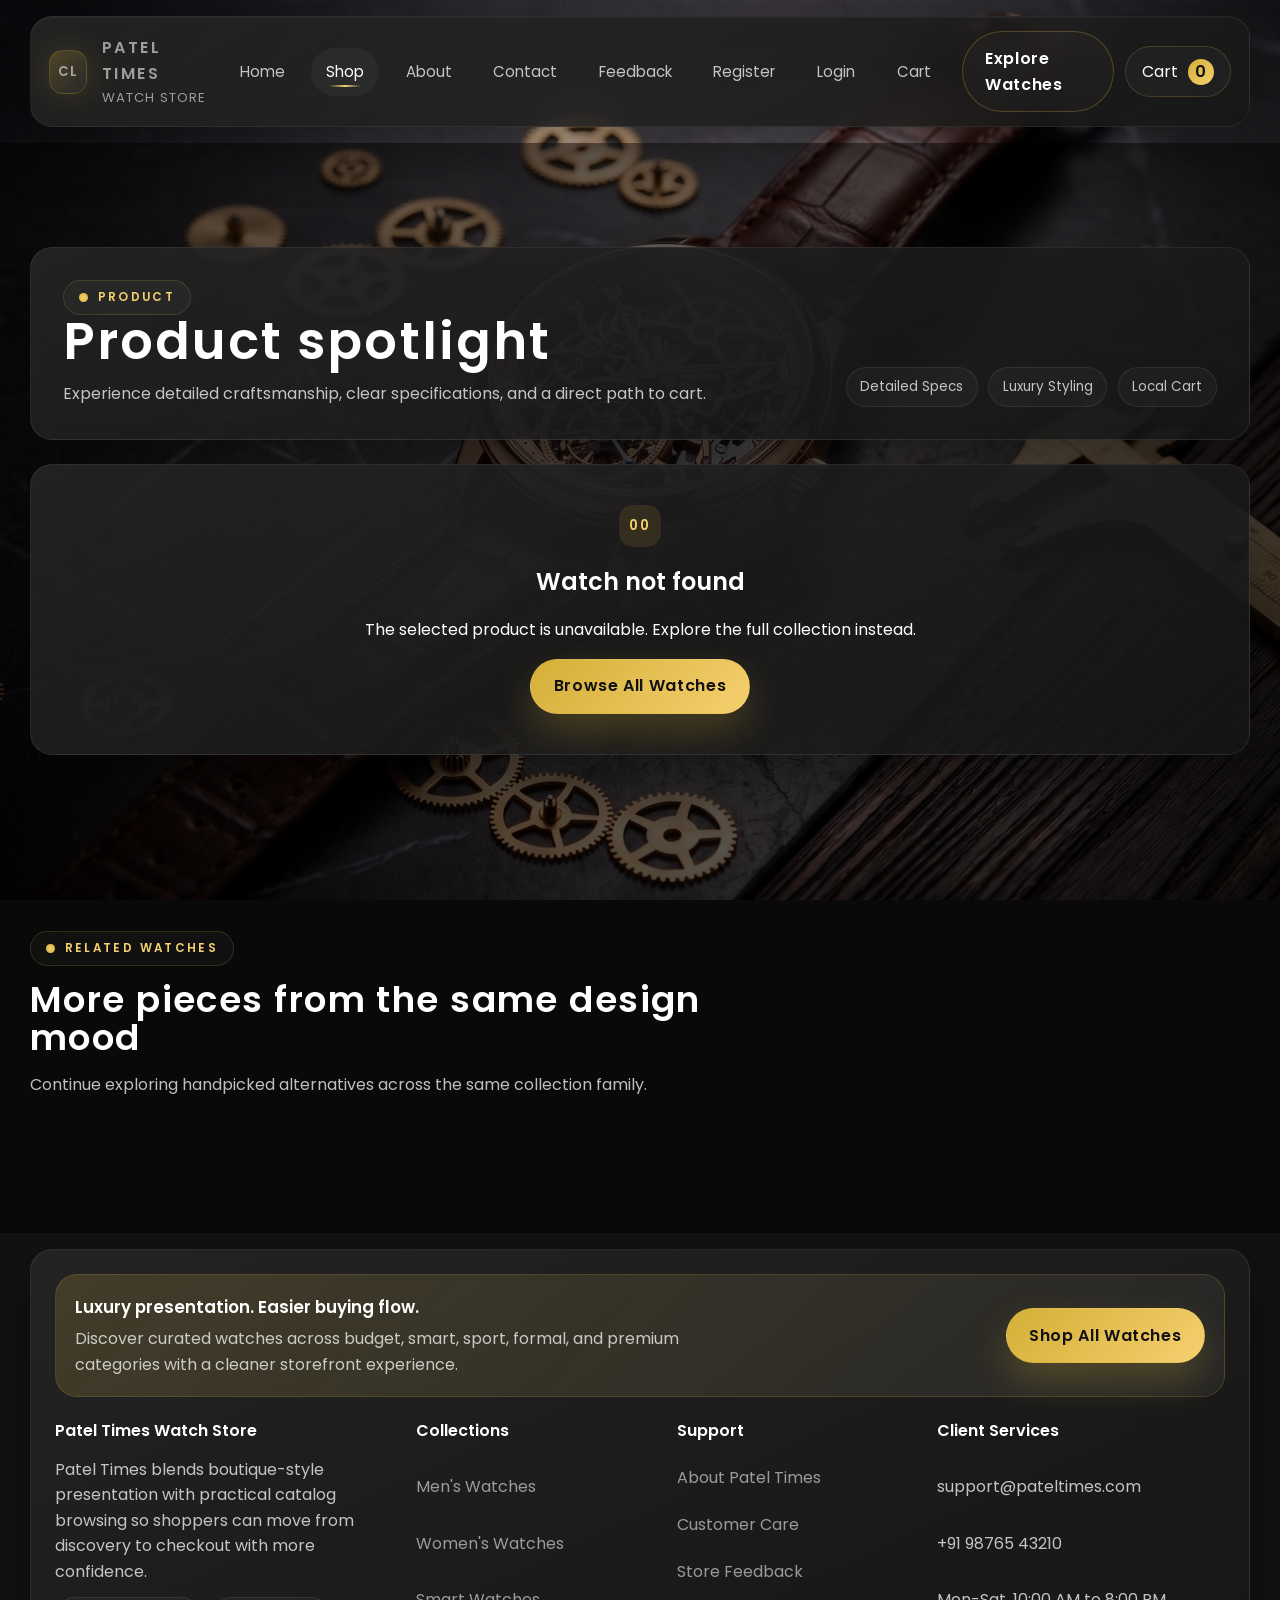
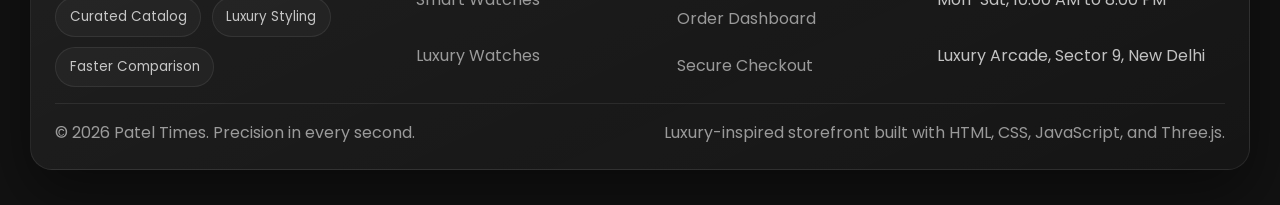
<file: Patel Times Watch web/product.html>
<!DOCTYPE html>
<html lang="en">
  <head>
    <meta charset="UTF-8">
    <meta name="viewport" content="width=device-width, initial-scale=1.0">
    <meta name="description" content="View product details for a Patel Times watch.">
    <title>Watch Details | Patel Times</title>
    <link rel="stylesheet" href="css/style.css">
  </head>
  <body data-page="product">
    <header id="site-header" class="site-header"></header>

    <main>
      <section class="section">
        <div class="container">
          <div class="page-banner glass-card" data-reveal>
            <div class="page-banner-grid">
              <div>
                <span class="eyebrow">Product</span>
                <h1>Product spotlight</h1>
                <p>Experience detailed craftsmanship, clear specifications, and a direct path to cart.</p>
              </div>
              <div class="chip-row">
                <span class="chip">Detailed Specs</span>
                <span class="chip">Luxury Styling</span>
                <span class="chip">Local Cart</span>
              </div>
            </div>
          </div>

          <div id="product-detail" style="margin-top: 1.5rem;"></div>
        </div>
      </section>

      <section class="section">
        <div class="container">
          <div class="section-heading" data-reveal>
            <span class="eyebrow">Related Watches</span>
            <h2>More pieces from the same design mood</h2>
            <p>Continue exploring handpicked alternatives across the same collection family.</p>
          </div>
          <div class="product-grid" id="related-products"></div>
        </div>
      </section>
    </main>

    <footer id="site-footer"></footer>

    <script src="js/script.js" defer></script>
    <script src="js/cart.js" defer></script>
    <script src="js/auth.js" defer></script>
  </body>
</html>
</file>
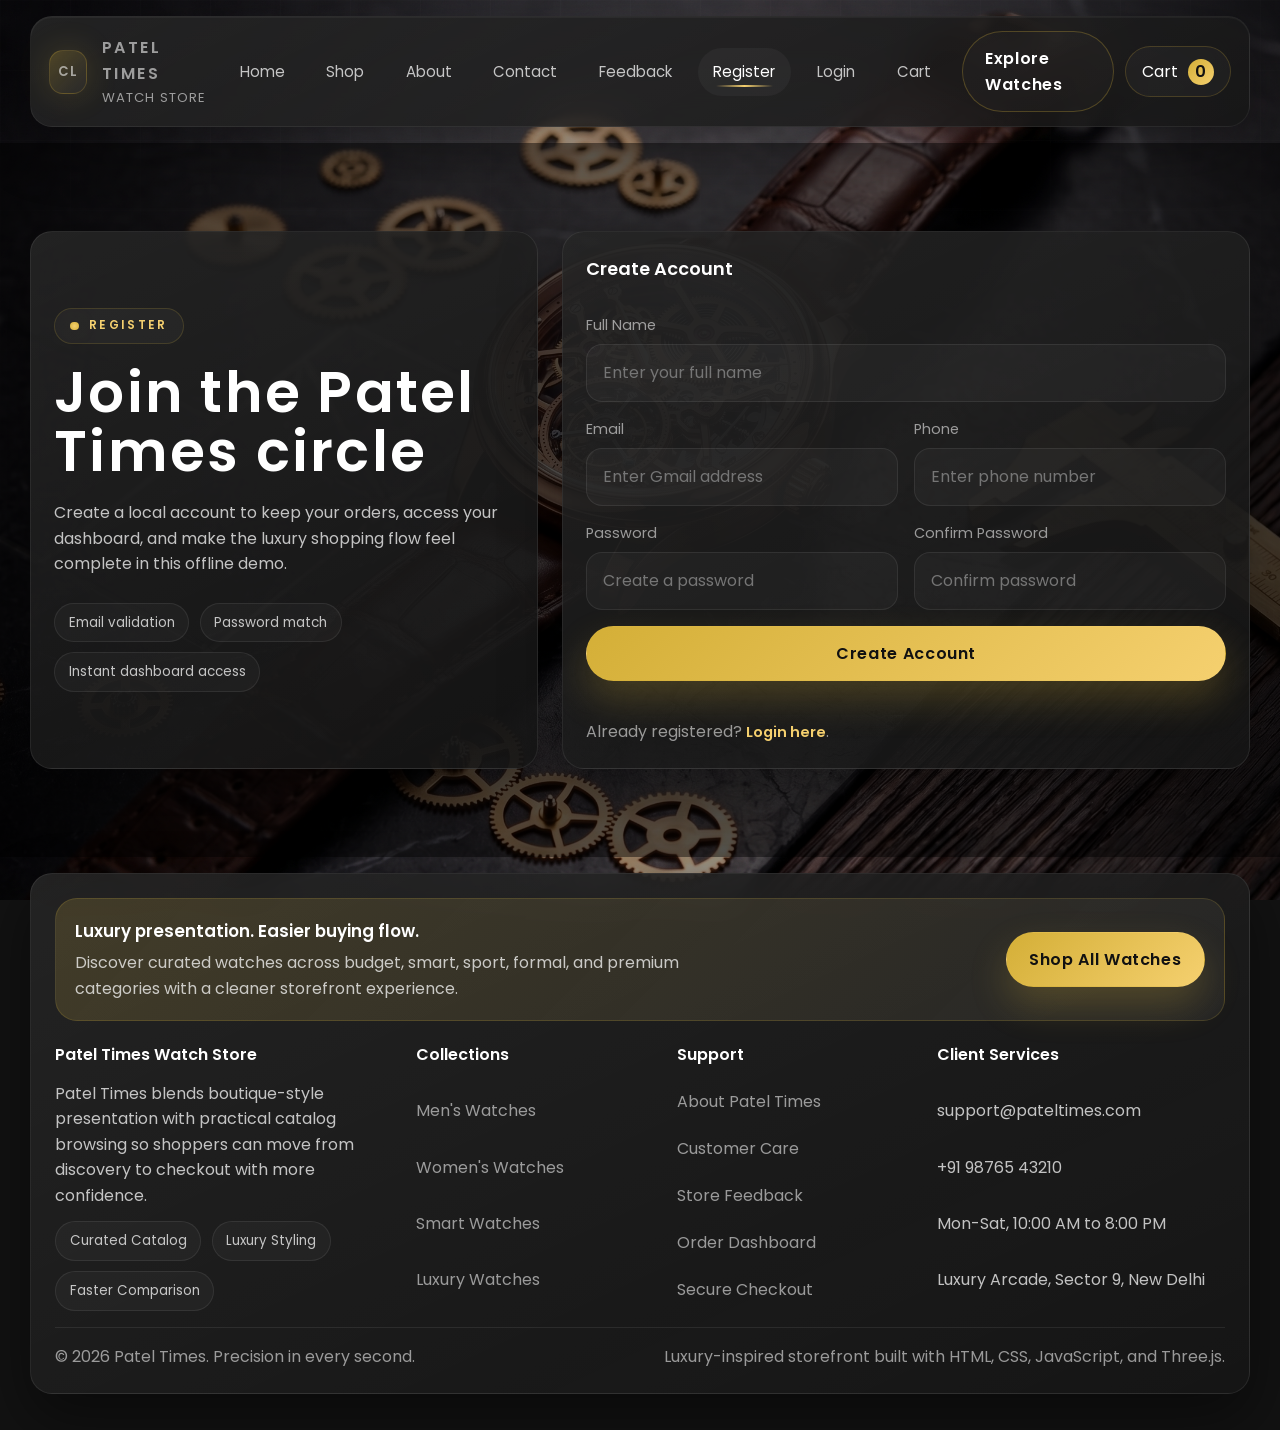
<file: Patel Times Watch web/register.html>
<!DOCTYPE html>
<html lang="en">

<head>
  <meta charset="UTF-8">
  <meta name="viewport" content="width=device-width, initial-scale=1.0">
  <meta name="description" content="Create a Patel Times account to save local orders and access the dashboard.">
  <title>Register | Patel Times</title>
  <link rel="stylesheet" href="css/style.css">
</head>

<body data-page="register">
  <header id="site-header" class="site-header"></header>

  <main>
    <section class="section">
      <div class="container">
        <div class="auth-layout">
          <article class="auth-copy glass-card" data-reveal>
            <span class="eyebrow">Register</span>
            <h1>Join the Patel Times circle</h1>
            <p>
              Create a local account to keep your orders, access your dashboard, and make the luxury shopping flow
              feel complete in this offline demo.
            </p>
            <div class="chip-row">
              <span class="chip">Email validation</span>
              <span class="chip">Password match</span>
              <span class="chip">Instant dashboard access</span>
            </div>
          </article>

          <article class="form-card glass-card" data-reveal style="--delay:1;">
            <h2>Create Account</h2>
            <form id="register-form" class="form-grid">
              <div class="input-group full">
                <label for="register-name">Full Name</label>
                <input class="input" id="register-name" name="fullName" type="text" placeholder="Enter your full name"
                  required>
              </div>
              <div class="input-group">
                <label for="register-email">Email</label>
                <input class="input" id="register-email" name="email" type="email" placeholder="Enter Gmail address"
                  pattern="^[a-zA-Z0-9._%+-]+@gmail\.com$" title="Enter valid Gmail address (example@gmail.com)"
                  required>
              </div>
              <div class="input-group">
                <label for="register-phone">Phone</label>
                <input class="input"
       id="register-phone"
       name="phone"
       type="tel"
       placeholder="Enter phone number"
       pattern="[0-9]{10}"
       maxlength="10"
       title="Enter 10 digit phone number"
       required>
              </div>
              <div class="input-group">
                <label for="register-password">Password</label>
                <input class="input" id="register-password" name="password" type="password"
                  placeholder="Create a password" required>
              </div>
              <div class="input-group">
                <label for="register-confirm-password">Confirm Password</label>
                <input class="input" id="register-confirm-password" name="confirmPassword" type="password"
                  placeholder="Confirm password" required>
              </div>
              <div class="input-group full">
                <button class="btn btn-primary btn-block" type="submit">Create Account</button>
              </div>
            </form>
            <div id="register-message"></div>
            <p class="muted-line">Already registered? <a class="link-button" href="login.html">Login here</a>.</p>
          </article>
        </div>
      </div>
    </section>
  </main>

  <footer id="site-footer"></footer>

  <script src="js/script.js" defer></script>
  <script src="js/cart.js" defer></script>
  <script src="js/auth.js" defer></script>
</body>

</html>
</file>
<file: Patel Times Watch web/css/style.css>
@font-face {
  font-family: "Poppins";
  src: url("../assets/fonts/Poppins-Regular.ttf") format("truetype");
  font-weight: 400;
  font-style: normal;
  font-display: swap;
}

@font-face {
  font-family: "Poppins";
  src: url("../assets/fonts/Poppins-SemiBold.ttf") format("truetype");
  font-weight: 600;
  font-style: normal;
  font-display: swap;
}

:root {
  color-scheme: dark;
  --bg-main: #0b0b0b;
  --bg-deep: #050505;
  --bg-card: rgba(17, 17, 17, 0.84);
  --bg-card-strong: #111111;
  --gold: #d4af37;
  --gold-soft: #f5d06f;
  --gold-glow: rgba(212, 175, 55, 0.18);
  --text-main: #ffffff;
  --text-soft: rgba(255, 255, 255, 0.74);
  --text-muted: rgba(255, 255, 255, 0.56);
  --stroke: rgba(255, 255, 255, 0.08);
  --success: #6fcf97;
  --danger: #ff7b7b;
  --shadow-soft: 0 18px 50px rgba(0, 0, 0, 0.35);
  --shadow-card: 0 24px 60px rgba(0, 0, 0, 0.45);
  --shadow-gold: 0 0 32px rgba(212, 175, 55, 0.18);
  --radius-xl: 28px;
  --radius-lg: 22px;
  --radius-md: 16px;
  --radius-sm: 12px;
  --max-width: 1220px;
  --transition-base: 220ms ease;
  --transition-slow: 450ms ease;
}

* {
  box-sizing: border-box;
  margin: 0;
  padding: 0;
}

html {
  scroll-behavior: smooth;
}

body {
  min-height: 100vh;
  font-family: "Poppins", "Montserrat", "Segoe UI", sans-serif;

  background:
    linear-gradient(rgba(0, 0, 0, 0.20),
      rgba(0, 0, 0, 0.35)),
    url("../assets/images/hero-bg.jpg");

  background-size: cover;
  background-position: center;
  background-repeat: no-repeat;
  background-attachment: fixed;

  color: var(--text-main);
  line-height: 1.6;
  overflow-x: hidden;
}

body::before {
  content: "";
  position: fixed;
  inset: 0;
  background-image:
    linear-gradient(rgba(255, 255, 255, 0.02) 1px, transparent 1px),
    linear-gradient(90deg, rgba(255, 255, 255, 0.02) 1px, transparent 1px);
  background-size: 70px 70px;
  mask-image: linear-gradient(180deg, rgba(0, 0, 0, 0.85), transparent 95%);
  pointer-events: none;
  z-index: -2;
}

body::after {
  content: "";
  position: fixed;
  inset: 0;
  background:
    radial-gradient(circle at center, transparent 0%, rgba(0, 0, 0, 0.08) 55%, rgba(0, 0, 0, 0.38) 100%);
  pointer-events: none;
  z-index: -1;
}

img {
  display: block;
  max-width: 100%;
}

a {
  color: inherit;
  text-decoration: none;
}

button,
input,
select,
textarea {
  font: inherit;
}

button {
  border: 0;
  background: none;
  color: inherit;
  cursor: pointer;
}

ul {
  list-style: none;
}

main {
  position: relative;
}

.container {
  width: min(var(--max-width), calc(100% - 2.25rem));
  margin: 0 auto;
}

.section {
  position: relative;
  padding: 5.5rem 0;
  background: rgba(0, 0, 0, 0.45);
  backdrop-filter: blur(3px);
}

.section-tight {
  padding: 2.75rem 0;
}

.section-compact {
  padding: 1.2rem 0 2.2rem;
}

.section-heading {
  display: grid;
  gap: 0.95rem;
  margin-bottom: 3rem;
  max-width: 720px;
}

.split-heading {
  max-width: none;
  grid-template-columns: minmax(0, 1fr) minmax(280px, 420px);
  align-items: end;
  gap: 1.5rem;
}

.section-heading h2,
.page-banner h1,
.hero-copy h1,
.form-card h1,
.auth-copy h1,
.page-intro h1,
.dashboard-head h1 {
  font-family: "Montserrat", "Poppins", "Segoe UI", sans-serif;
  letter-spacing: 0.04em;
  line-height: 1.05;
}

/* --- Homepage About section --- */
.about-home-section {
  display: grid;
  grid-template-columns: repeat(2, 1fr);
  gap: 3rem;
  align-items: center;
}

@media (max-width: 992px) {
  .about-home-section {
    grid-template-columns: 1fr;
    gap: 2rem;
  }
}

.about-content-card {
  padding: 3rem;
}

@media (max-width: 768px) {
  .about-content-card {
    padding: 2rem 1.5rem;
  }
}

.about-content-card h2 {
  font-family: "Montserrat", "Poppins", "Segoe UI", sans-serif;
  font-size: clamp(2rem, 2.8vw, 3rem);
  line-height: 1.08;
  margin-bottom: 1.35rem;
}

.about-intro {
  color: var(--text-soft);
  margin-bottom: 1.5rem;
}

.about-text-block {
  margin-bottom: 1.8rem;
}

.about-text-block h3 {
  color: var(--gold-soft);
  margin-bottom: 0.5rem;
  font-size: 1.25rem;
  letter-spacing: 0.05em;
}

.about-text-block p {
  color: var(--text-soft);
  line-height: 1.7;
}

.about-image-card {
  position: relative;
  border-radius: var(--radius-lg);
  height: 100%;
  min-height: 500px;
  display: flex;
  align-items: flex-end;
  overflow: hidden;
  background:
    radial-gradient(circle at top, rgba(212, 175, 55, 0.22), transparent 38%),
    linear-gradient(180deg, rgba(255, 255, 255, 0.04), rgba(0, 0, 0, 0.28)),
    #101010;
}

.about-image-backdrop {
  position: absolute;
  inset: 0;
}

.about-image-backdrop::after {
  content: "";
  position: absolute;
  inset: 0;
  background:
    linear-gradient(180deg, rgba(7, 7, 7, 0.14) 0%, rgba(7, 7, 7, 0.7) 60%, rgba(7, 7, 7, 0.92) 100%),
    linear-gradient(120deg, rgba(212, 175, 55, 0.18), transparent 42%);
}

.about-image-backdrop img {
  width: 100%;
  height: 100%;
  object-fit: cover;
  filter: saturate(0.88) contrast(1.05) brightness(0.52);
  transform: scale(1.03);
}

.about-visual-overlay {
  position: relative;
  z-index: 1;
  display: grid;
  gap: 1rem;
  width: 100%;
  padding: 2rem;
}

.about-visual-overlay h3 {
  max-width: 12ch;
  font-family: "Montserrat", "Poppins", "Segoe UI", sans-serif;
  font-size: clamp(1.8rem, 2.6vw, 2.8rem);
  line-height: 1.05;
}

.about-visual-overlay p {
  max-width: 34rem;
  color: var(--text-soft);
}

.about-visual-points {
  display: flex;
  flex-wrap: wrap;
  gap: 0.75rem;
}

.about-visual-points span {
  display: inline-flex;
  align-items: center;
  min-height: 40px;
  padding: 0.6rem 0.95rem;
  border: 1px solid rgba(255, 255, 255, 0.1);
  border-radius: 999px;
  background: rgba(255, 255, 255, 0.05);
  backdrop-filter: blur(10px);
  color: var(--text-soft);
  font-size: 0.85rem;
}

.about-stat-row {
  display: grid;
  grid-template-columns: repeat(3, minmax(0, 1fr));
  gap: 0.85rem;
  margin: 1.4rem 0 1.8rem;
}

.about-stat-item {
  padding: 1rem;
  border: 1px solid rgba(255, 255, 255, 0.08);
  border-radius: var(--radius-md);
  background: rgba(255, 255, 255, 0.03);
}

.about-stat-item strong {
  display: block;
  margin-bottom: 0.2rem;
  color: var(--gold-soft);
  font-size: 1.5rem;
}

.about-stat-item span {
  color: var(--text-muted);
  font-size: 0.85rem;
  text-transform: uppercase;
  letter-spacing: 0.04em;
}

.about-actions {
  display: flex;
  flex-wrap: wrap;
  gap: 0.85rem;
}

@media (max-width: 768px) {
  .about-image-card {
    min-height: 380px;
  }

  .about-visual-overlay {
    padding: 1.5rem;
  }

  .about-stat-row {
    grid-template-columns: 1fr;
  }
}

.section-heading h2 {
  font-size: clamp(2rem, 2.8vw, 3rem);
}

.eyebrow {
  display: inline-flex;
  align-items: center;
  gap: 0.6rem;
  width: fit-content;
  padding: 0.45rem 0.95rem;
  border: 1px solid rgba(212, 175, 55, 0.18);
  border-radius: 999px;
  background: rgba(255, 255, 255, 0.03);
  color: var(--gold-soft);
  font-size: 0.74rem;
  font-weight: 600;
  letter-spacing: 0.2em;
  text-transform: uppercase;
}

.eyebrow::before {
  content: "";
  width: 0.55rem;
  height: 0.55rem;
  border-radius: 50%;
  background: radial-gradient(circle, var(--gold-soft), var(--gold));
  box-shadow: var(--shadow-gold);
}

.lead,
.section-heading p,
.hero-copy p,
.page-banner p,
.text-block p,
.contact-note,
.dashboard-subtitle {
  color: var(--text-soft);
  font-size: 1rem;
}

.grid-2 {
  display: grid;
  grid-template-columns: repeat(2, minmax(0, 1fr));
  gap: 1.5rem;
}

.glass-card {
  background:
    linear-gradient(155deg, rgba(255, 255, 255, 0.08), rgba(255, 255, 255, 0.02)),
    var(--bg-card);
  border: 1px solid var(--stroke);
  border-radius: var(--radius-lg);
  backdrop-filter: blur(18px);
  box-shadow: var(--shadow-card);
}

.btn {
  position: relative;
  display: inline-flex;
  align-items: center;
  justify-content: center;
  gap: 0.7rem;
  min-height: 50px;
  padding: 0.85rem 1.4rem;
  border-radius: 999px;
  border: 1px solid transparent;
  font-weight: 600;
  letter-spacing: 0.04em;
  transition:
    transform var(--transition-base),
    box-shadow var(--transition-base),
    border-color var(--transition-base),
    background var(--transition-base);
}

.btn::before {
  content: "";
  position: absolute;
  inset: 1px;
  border-radius: inherit;
  background: linear-gradient(120deg, rgba(255, 255, 255, 0.18), transparent 45%);
  opacity: 0;
  transition: opacity var(--transition-base);
}

.btn:hover {
  transform: translateY(-2px);
}

.btn:hover::before {
  opacity: 1;
}

.btn-primary {
  background: linear-gradient(135deg, var(--gold), var(--gold-soft));
  color: #111111;
  box-shadow: 0 18px 38px rgba(212, 175, 55, 0.24);
}

.btn-primary:hover {
  box-shadow: 0 22px 45px rgba(212, 175, 55, 0.3);
}

.btn-outline {
  border-color: rgba(212, 175, 55, 0.28);
  background: rgba(255, 255, 255, 0.02);
}

.btn-outline:hover {
  border-color: rgba(245, 208, 111, 0.6);
  box-shadow: var(--shadow-gold);
}

.btn-ghost {
  border-color: var(--stroke);
  background: rgba(255, 255, 255, 0.03);
}

.btn-block {
  width: 100%;
}

.chip-row {
  display: flex;
  flex-wrap: wrap;
  gap: 0.65rem;
}

.chip {
  display: inline-flex;
  align-items: center;
  gap: 0.4rem;
  padding: 0.5rem 0.85rem;
  border: 1px solid rgba(255, 255, 255, 0.08);
  border-radius: 999px;
  background: rgba(255, 255, 255, 0.03);
  color: var(--text-soft);
  font-size: 0.84rem;
}

.site-header {
  position: sticky;
  top: 0;
  z-index: 50;
  padding: 1rem 0;
  transition: background var(--transition-base), border-color var(--transition-base);
}

.site-header.is-scrolled {
  background: rgba(5, 5, 5, 0.72);
  backdrop-filter: blur(16px);
  border-bottom: 1px solid rgba(255, 255, 255, 0.05);
}

.navbar {
  display: flex;
  align-items: center;
  justify-content: space-between;
  gap: 1rem;
  padding: 0.9rem 1.15rem;
  border: 1px solid rgba(255, 255, 255, 0.06);
  box-shadow:
    0 20px 55px rgba(0, 0, 0, 0.34),
    inset 0 1px 0 rgba(255, 255, 255, 0.04);
}

.brand-lockup {
  display: flex;
  align-items: center;
  gap: 0.9rem;
}

.brand-mark {
  display: grid;
  place-items: center;
  width: 44px;
  height: 44px;
  border-radius: 14px;
  background: linear-gradient(135deg, rgba(212, 175, 55, 0.25), rgba(255, 255, 255, 0.04));
  border: 1px solid rgba(212, 175, 55, 0.22);
  box-shadow: var(--shadow-gold);
  font-weight: 600;
  letter-spacing: 0.08em;
}

.brand-lockup strong {
  display: block;
  font-size: 1rem;
  letter-spacing: 0.16em;
  text-transform: uppercase;
}

.brand-lockup span {
  color: var(--text-muted);
  font-size: 0.82rem;
  letter-spacing: 0.08em;
  text-transform: uppercase;
}

.nav-actions,
.nav-links {
  display: flex;
  align-items: center;
  gap: 0.7rem;
}

.nav-links a {
  position: relative;
  padding: 0.75rem 0.95rem;
  border-radius: 999px;
  color: var(--text-soft);
  font-size: 0.94rem;
  transition: color var(--transition-base), background var(--transition-base);
}

.nav-links a::after {
  content: "";
  position: absolute;
  left: 18px;
  right: 18px;
  bottom: 9px;
  height: 2px;
  border-radius: 999px;
  background: linear-gradient(90deg, transparent, var(--gold-soft), transparent);
  opacity: 0;
  transform: scaleX(0.3);
  transition: transform var(--transition-base), opacity var(--transition-base);
}

.nav-links a:hover,
.nav-links a.active {
  color: var(--text-main);
  background: rgba(255, 255, 255, 0.04);
}

.nav-links a:hover::after,
.nav-links a.active::after {
  opacity: 1;
  transform: scaleX(1);
}

.cart-pill {
  display: inline-flex;
  align-items: center;
  gap: 0.6rem;
  padding: 0.7rem 1rem;
  border-radius: 999px;
  border: 1px solid rgba(212, 175, 55, 0.22);
  background: rgba(255, 255, 255, 0.03);
  transition:
    border-color var(--transition-base),
    box-shadow var(--transition-base),
    transform var(--transition-base);
}

.cart-pill:hover {
  transform: translateY(-1px);
  border-color: rgba(245, 208, 111, 0.44);
  box-shadow: var(--shadow-gold);
}

.cart-pill span:last-child {
  display: inline-grid;
  place-items: center;
  min-width: 26px;
  height: 26px;
  padding: 0 0.4rem;
  border-radius: 999px;
  background: linear-gradient(135deg, var(--gold), var(--gold-soft));
  color: #111111;
  font-weight: 600;
}

.mobile-nav-toggle {
  display: none;
  width: 48px;
  height: 48px;
  border-radius: 16px;
  border: 1px solid var(--stroke);
  background: rgba(255, 255, 255, 0.03);
}

.mobile-nav-toggle span,
.mobile-nav-toggle::before,
.mobile-nav-toggle::after {
  content: "";
  display: block;
  width: 20px;
  height: 2px;
  margin: 0 auto;
  background: var(--text-main);
  transition: transform var(--transition-base), opacity var(--transition-base);
}

.mobile-nav-toggle::before {
  margin-bottom: 5px;
}

.mobile-nav-toggle::after {
  margin-top: 5px;
}

.mobile-nav-toggle.is-open span {
  opacity: 0;
}

.mobile-nav-toggle.is-open::before {
  transform: translateY(7px) rotate(45deg);
}

.mobile-nav-toggle.is-open::after {
  transform: translateY(-7px) rotate(-45deg);
}

.hero {
  position: relative;
  padding: 1.4rem 0 3.25rem;
  min-height: 72vh;

  background: transparent;
  /* remove hero background */
}

.hero-shell {
  position: relative;
  overflow: hidden;
  padding: 2rem 2rem 1.35rem;

  background: rgba(0, 0, 0, 0.08);
  backdrop-filter: blur(1px);
}

.hero-shell::before,
.hero-shell::after {
  content: "";
  position: absolute;
  border-radius: 50%;
  filter: blur(10px);
  opacity: 0.7;
  pointer-events: none;
}

.hero-shell::before {
  width: 220px;
  height: 220px;
  top: -70px;
  right: -40px;
  background: radial-gradient(circle, rgba(212, 175, 55, 0.38), transparent 70%);
}

.hero-shell::after {
  width: 260px;
  height: 260px;
  bottom: -120px;
  left: -70px;
  background: radial-gradient(circle, rgba(245, 208, 111, 0.18), transparent 70%);
}

.hero-grid {
  position: relative;
  display: grid;
  grid-template-columns: minmax(0, 1.05fr) minmax(0, 0.95fr);
  gap: 2rem;
  align-items: center;
}

.hero-copy {
  position: relative;
  z-index: 1;
  display: grid;
  gap: 1.25rem;
  padding: 1rem 0;
}

.hero-copy h1 {
  font-size: clamp(2.95rem, 5vw, 5.4rem);
}

.hero-highlight {
  display: block;
  color: var(--gold-soft);
  text-shadow: 0 0 28px rgba(245, 208, 111, 0.12);
}

.hero-copy p {
  max-width: 38rem;
  font-size: 1.05rem;
}

.hero-actions {
  display: flex;
  flex-wrap: wrap;
  gap: 0.9rem;
  margin-top: 0.3rem;
}

.hero-trust-row {
  display: flex;
  flex-wrap: wrap;
  gap: 0.7rem;
}

.hero-trust-row span {
  display: inline-flex;
  align-items: center;
  min-height: 40px;
  padding: 0.55rem 0.9rem;
  border-radius: 999px;
  border: 1px solid rgba(255, 255, 255, 0.08);
  background: rgba(255, 255, 255, 0.03);
  color: var(--text-soft);
  font-size: 0.84rem;
}

.hero-stats {
  display: grid;
  grid-template-columns: repeat(3, minmax(0, 1fr));
  gap: 0.9rem;
  margin-top: 0.8rem;
}

.stat-card {
  padding: 1rem 1.1rem;
  border-radius: var(--radius-md);
  background: rgba(255, 255, 255, 0.03);
  border: 1px solid rgba(255, 255, 255, 0.06);
}

.stat-card strong {
  display: block;
  margin-bottom: 0.2rem;
  font-size: 1.55rem;
  color: var(--gold-soft);
}

.stat-card span {
  color: var(--text-muted);
  font-size: 0.9rem;
}

.hero-visual {
  position: relative;
  min-height: 500px;
}

.hero-three-shell {
  position: absolute;
  inset: 0;
  padding: 1.15rem;
}

.hero-three-shell::before {
  content: "";
  position: absolute;
  inset: 3%;
  border-radius: calc(var(--radius-xl) + 10px);
  background:
    radial-gradient(circle at center, rgba(212, 175, 55, 0.2), transparent 42%),
    linear-gradient(180deg, rgba(255, 255, 255, 0.05), rgba(255, 255, 255, 0.01));
  filter: blur(2px);
}

.hero-three {
  position: relative;
  width: 100%;
  height: 100%;
  min-height: 540px;
  border-radius: var(--radius-xl);
  background:
    radial-gradient(circle at 50% 38%, rgba(255, 255, 255, 0.08), transparent 30%),
    linear-gradient(180deg, rgba(255, 255, 255, 0.04), rgba(255, 255, 255, 0.01)),
    rgba(0, 0, 0, 0.44);
  border: 1px solid rgba(255, 255, 255, 0.08);
  overflow: hidden;
  box-shadow: inset 0 1px 0 rgba(255, 255, 255, 0.08), var(--shadow-card);
}

.hero-three canvas {
  width: 100%;
  height: 100%;
  display: block;
}

.floating-card {
  position: absolute;
  width: min(240px, 45%);
  padding: 1rem 1.15rem;
  z-index: 2;
}

.floating-card.top {
  top: 30px;
  left: 0;
}

.floating-card.bottom {
  right: 0;
  bottom: 28px;
}

.floating-card strong {
  display: block;
  margin-bottom: 0.3rem;
  color: var(--gold-soft);
}

.floating-card span {
  color: var(--text-muted);
  font-size: 0.9rem;
}

.hero-bottom-strip {
  display: grid;
  grid-template-columns: repeat(4, minmax(0, 1fr));
  gap: 0.9rem;
  margin-top: 1.4rem;
  padding-top: 1.2rem;
  border-top: 1px solid rgba(255, 255, 255, 0.07);
}

.hero-strip-card {
  display: grid;
  gap: 0.3rem;
  padding: 1rem 1.05rem;
  border-radius: var(--radius-md);
  background: rgba(255, 255, 255, 0.03);
  border: 1px solid rgba(255, 255, 255, 0.06);
}

.hero-strip-label {
  color: var(--text-muted);
  font-size: 0.78rem;
  letter-spacing: 0.08em;
  text-transform: uppercase;
}

.hero-strip-card strong {
  color: var(--text-main);
  font-size: 0.96rem;
  line-height: 1.45;
}

.brand-ribbon {
  display: grid;
  grid-template-columns: repeat(8, minmax(0, 1fr));
  gap: 0.75rem;
  padding: 1rem 1.15rem;
}

.brand-ribbon span {
  display: inline-flex;
  align-items: center;
  justify-content: center;
  min-height: 50px;
  border-radius: 999px;
  border: 1px solid rgba(255, 255, 255, 0.08);
  background: rgba(255, 255, 255, 0.03);
  color: var(--text-soft);
  font-size: 0.92rem;
  letter-spacing: 0.08em;
  text-transform: uppercase;
}

.home-signal-grid {
  display: grid;
  grid-template-columns: repeat(3, minmax(0, 1fr));
  gap: 1rem;
}

.signal-card {
  display: grid;
  gap: 0.8rem;
  min-height: 170px;
}

.signal-index {
  display: inline-flex;
  align-items: center;
  width: fit-content;
  min-height: 34px;
  padding: 0.35rem 0.75rem;
  border-radius: 999px;
  background: rgba(212, 175, 55, 0.12);
  color: var(--gold-soft);
  letter-spacing: 0.08em;
  font-size: 0.8rem;
  font-weight: 600;
}

.signal-card h3 {
  font-size: 1.2rem;
}

.signal-card p {
  color: var(--text-soft);
}

.category-grid,
.feature-grid,
.offer-grid,
.advantage-grid,
.testimonial-grid,
.assurance-grid {
  display: grid;
  gap: 1.2rem;
}

.category-grid {
  grid-template-columns: repeat(5, minmax(0, 1fr));
}

.feature-grid,
.offer-grid,
.assurance-grid {
  grid-template-columns: repeat(3, minmax(0, 1fr));
}

.testimonial-grid,
.advantage-grid {
  grid-template-columns: repeat(4, minmax(0, 1fr));
}

.category-card,
.feature-card,
.offer-card,
.advantage-card,
.testimonial-card,
.assurance-card,
.story-panel,
.contact-card,
.summary-card,
.empty-state,
.order-card,
.info-panel,
.form-card,
.dashboard-card,
.auth-copy,
.detail-card {
  position: relative;
  overflow: hidden;
  padding: 1.45rem;
}

.section-cta {
  margin-top: 1.6rem;
  display: flex;
  justify-content: center;
}

.home-final-grid .assurance-card {
  min-height: 220px;
}

.category-card::before,
.feature-card::before,
.offer-card::before,
.advantage-card::before,
.testimonial-card::before,
.summary-card::before,
.order-card::before {
  content: "";
  position: absolute;
  inset: 0;
  background: linear-gradient(130deg, rgba(255, 255, 255, 0.08), transparent 48%);
  opacity: 0;
  transition: opacity var(--transition-base);
}

.category-card:hover::before,
.feature-card:hover::before,
.offer-card:hover::before,
.advantage-card:hover::before,
.testimonial-card:hover::before,
.summary-card:hover::before,
.order-card:hover::before {
  opacity: 1;
}

.card-index {
  display: inline-grid;
  place-items: center;
  width: 42px;
  height: 42px;
  margin-bottom: 1rem;
  border-radius: 14px;
  background: rgba(212, 175, 55, 0.12);
  color: var(--gold-soft);
  font-size: 0.84rem;
  font-weight: 600;
  letter-spacing: 0.12em;
}

.category-card h3,
.feature-card h3,
.offer-card h3,
.advantage-card h3,
.story-panel h3,
.contact-card h3,
.form-card h2,
.summary-card h3,
.dashboard-card h3,
.auth-copy h2,
.order-card h3,
.detail-card h3 {
  margin-bottom: 0.65rem;
  font-size: 1.12rem;
}

.category-card p,
.feature-card p,
.offer-card p,
.advantage-card p,
.testimonial-card p,
.story-panel p,
.contact-card p,
.summary-card p,
.dashboard-card p,
.auth-copy p,
.order-card p,
.detail-card p {
  color: var(--text-soft);
}

.feature-card .product-media {
  margin-bottom: 1rem;
}

.feature-card .product-price,
.price-stack strong,
.summary-total strong,
.product-price strong {
  color: var(--gold-soft);
  font-size: 1.1rem;
}

.product-grid {
  display: grid;
  grid-template-columns: repeat(4, minmax(0, 1fr));
  gap: 1.2rem;
}

.product-card {
  position: relative;
  display: grid;
  gap: 1.1rem;
  padding: 1rem;
  transform-style: preserve-3d;
  transition:
    transform 220ms ease,
    border-color 220ms ease,
    box-shadow 220ms ease;
}

.product-card:hover {
  border-color: rgba(212, 175, 55, 0.18);
  box-shadow:
    0 26px 62px rgba(0, 0, 0, 0.45),
    0 0 0 1px rgba(212, 175, 55, 0.12);
}

.product-media {
  position: relative;
  width: 100%;
  height: 300px;
  display: flex;
  align-items: center;
  justify-content: center;
  background: #ffffff;
  border-radius: calc(var(--radius-lg) - 4px);
  overflow: hidden;
  padding: 1.25rem;
}

.product-badges {
  position: absolute;
  top: 0.9rem;
  left: 0.9rem;
  display: flex;
  flex-wrap: wrap;
  gap: 0.45rem;
}

.product-badge {
  display: inline-flex;
  align-items: center;
  min-height: 30px;
  padding: 0.3rem 0.75rem;
  border-radius: 999px;
  background: rgba(17, 17, 17, 0.82);
  color: var(--text-main);
  font-size: 0.74rem;
  font-weight: 600;
  letter-spacing: 0.04em;
  box-shadow: 0 12px 24px rgba(0, 0, 0, 0.18);
}

.product-badge-soft {
  background: rgba(212, 175, 55, 0.14);
  color: #8b6a08;
}

.product-media img {
  width: 100%;
  height: 100%;
  object-fit: contain;
  transition: transform 350ms ease;
}

.product-card:hover .product-media img,
.product-gallery:hover img {
  transform: scale(1.1);
}

.product-topline {
  display: flex;
  align-items: flex-start;
  justify-content: space-between;
  gap: 0.75rem;
}

.rating {
  display: inline-flex;
  align-items: center;
  gap: 0.5rem;
  color: var(--gold-soft);
  font-size: 0.88rem;
}

.rating .stars {
  letter-spacing: 0.12em;
}

.product-copy h3 {
  margin-bottom: 0.35rem;
  font-size: 1.16rem;
}

.product-copy p {
  color: var(--text-muted);
  font-size: 0.92rem;
}

.product-meta {
  display: flex;
  flex-wrap: wrap;
  align-items: center;
  justify-content: space-between;
  gap: 0.8rem;
}

.product-price-stack {
  display: grid;
  gap: 0.18rem;
}

.product-price-stack strong {
  font-size: 1.15rem;
}

.price-note {
  color: var(--text-muted);
  font-size: 0.82rem;
  letter-spacing: 0.04em;
  text-transform: uppercase;
}

.product-actions {
  display: flex;
  gap: 0.7rem;
}

.product-actions .btn {
  flex: 1;
  min-height: 46px;
  padding-inline: 1rem;
}

.offer-card {
  min-height: 260px;
  display: grid;
  align-content: start;
  gap: 1rem;
}

.offer-card .btn {
  margin-top: auto;
}

.offer-badge,
.status-badge {
  display: inline-flex;
  align-items: center;
  width: fit-content;
  padding: 0.45rem 0.8rem;
  border-radius: 999px;
  font-size: 0.78rem;
  font-weight: 600;
  letter-spacing: 0.12em;
  text-transform: uppercase;
}

.offer-badge {
  background: rgba(212, 175, 55, 0.12);
  color: var(--gold-soft);
}

.status-badge.pending {
  background: rgba(245, 208, 111, 0.14);
  color: var(--gold-soft);
}

.status-badge.success {
  background: rgba(111, 207, 151, 0.15);
  color: var(--success);
}

.status-badge.alert {
  background: rgba(255, 123, 123, 0.12);
  color: var(--danger);
}

.testimonial-card {
  display: grid;
  gap: 1rem;
}

.quote-mark {
  font-size: 2rem;
  line-height: 1;
  color: var(--gold-soft);
}

.testimonial-meta strong,
.order-card strong,
.contact-card strong,
.summary-row strong {
  display: block;
}

.page-banner {
  padding: 2rem;
  margin-top: 1rem;
}

.page-banner-grid {
  display: grid;
  grid-template-columns: minmax(0, 1fr) auto;
  gap: 1rem;
  align-items: end;
}

.page-banner h1 {
  font-size: clamp(2.5rem, 4vw, 4rem);
  margin-bottom: 0.75rem;
}

.page-banner .chip-row {
  justify-content: flex-end;
}

.filters-bar {
  display: flex;
  flex-wrap: wrap;
  gap: 1rem;
  align-items: center;
  justify-content: space-between;
  padding: 1rem 1.1rem;
  margin-bottom: 1.4rem;
}

.filter-controls {
  display: flex;
  flex-wrap: wrap;
  gap: 0.8rem;
  flex: 1 1 780px;
}

.input-group {
  display: grid;
  gap: 0.45rem;
}

.filter-search {
  flex: 1 1 260px;
}

.filter-search .input {
  min-width: 240px;
}

.filter-action-group {
  min-width: 180px;
}

.btn-filter-reset {
  width: 100%;
}

.input-group label {
  color: var(--text-muted);
  font-size: 0.9rem;
}

.input,
.select,
.textarea {
  width: 100%;
  min-height: 52px;
  padding: 0.95rem 1rem;
  border-radius: 16px;
  border: 1px solid rgba(255, 255, 255, 0.08);
  background: rgba(255, 255, 255, 0.03);
  color: var(--text-main);
  transition:
    border-color var(--transition-base),
    box-shadow var(--transition-base),
    background var(--transition-base);
}

.textarea {
  min-height: 140px;
  resize: vertical;
}

.input:focus,
.select:focus,
.textarea:focus {
  outline: none;
  border-color: rgba(212, 175, 55, 0.48);
  box-shadow: 0 0 0 4px rgba(212, 175, 55, 0.1);
  background: rgba(255, 255, 255, 0.05);
}

.select {
  padding-right: 2.5rem;
}

.quick-filter-row {
  display: flex;
  flex-wrap: wrap;
  gap: 0.7rem;
  width: 100%;
}

.quick-filter {
  min-height: 42px;
  padding: 0.7rem 1rem;
  border: 1px solid rgba(255, 255, 255, 0.08);
  border-radius: 999px;
  background: rgba(255, 255, 255, 0.03);
  color: var(--text-soft);
  transition:
    border-color var(--transition-base),
    background var(--transition-base),
    color var(--transition-base),
    transform var(--transition-base);
}

.quick-filter:hover,
.quick-filter.is-active {
  border-color: rgba(212, 175, 55, 0.34);
  background: rgba(212, 175, 55, 0.12);
  color: var(--text-main);
  transform: translateY(-1px);
}

.results-summary {
  display: grid;
  gap: 0.35rem;
  justify-items: end;
}

.results-text,
.inline-hint,
.muted-line {
  color: var(--text-muted);
}

.product-layout {
  display: grid;
  grid-template-columns: minmax(0, 0.95fr) minmax(0, 1.05fr);
  gap: 1.5rem;
  align-items: start;
}

.product-gallery {
  overflow: hidden;
  padding: 2rem;
  background: #ffffff;
  display: flex;
  align-items: center;
  justify-content: center;
  border-radius: var(--radius-lg);
}

.product-gallery img {
  width: 100%;
  height: 100%;
  aspect-ratio: 1 / 1;
  object-fit: contain;
  transition: transform 350ms ease;
}

.product-info {
  display: grid;
  gap: 1.2rem;
  padding: 1.7rem;
}

.product-title {
  display: grid;
  gap: 0.65rem;
}

.product-title h1 {
  font-size: clamp(2.1rem, 3vw, 3rem);
  line-height: 1.1;
}

.price-stack {
  display: flex;
  align-items: center;
  gap: 0.8rem;
}

.review-layout {
  display: grid;
  grid-template-columns: minmax(0, 1.12fr) minmax(300px, 0.88fr);
  gap: 1.5rem;
  align-items: start;
}

.review-panel,
.review-form-card {
  display: grid;
  gap: 1.15rem;
  padding: 1.5rem;
}

.review-summary-head {
  display: flex;
  align-items: flex-start;
  justify-content: space-between;
  gap: 1rem;
}

.review-summary-head h3,
.review-form-card h3 {
  font-size: 1.35rem;
}

.review-score-badge {
  display: grid;
  justify-items: end;
  gap: 0.25rem;
  padding: 1rem 1.1rem;
  border-radius: 18px;
  background: rgba(255, 255, 255, 0.03);
  border: 1px solid rgba(212, 175, 55, 0.14);
}

.review-score-badge strong {
  font-size: 2rem;
  color: var(--gold-soft);
  line-height: 1;
}

.review-score-badge small {
  color: var(--text-muted);
}

.review-list {
  display: grid;
  gap: 1rem;
}

.review-card {
  display: grid;
  gap: 0.85rem;
  padding: 1rem 1.1rem;
  border-radius: 18px;
  background: rgba(255, 255, 255, 0.03);
  border: 1px solid rgba(255, 255, 255, 0.06);
}

.review-card-top {
  display: flex;
  align-items: flex-start;
  justify-content: space-between;
  gap: 1rem;
}

.review-card-top p,
.review-card>p {
  color: var(--text-muted);
}

.review-form {
  display: grid;
  gap: 1rem;
}

.review-form label {
  display: grid;
  gap: 0.45rem;
}

.review-form label span {
  font-size: 0.9rem;
  color: var(--text-muted);
}

.review-form input,
.review-form select,
.review-form textarea {
  width: 100%;
  padding: 0.95rem 1rem;
  border-radius: 16px;
  border: 1px solid rgba(255, 255, 255, 0.08);
  background: rgba(255, 255, 255, 0.03);
  color: var(--text-light);
  font: inherit;
}

.review-form textarea {
  resize: vertical;
  min-height: 140px;
}

.review-form input:focus,
.review-form select:focus,
.review-form textarea:focus {
  outline: none;
  border-color: rgba(212, 175, 55, 0.5);
  box-shadow: 0 0 0 3px rgba(212, 175, 55, 0.1);
}

.review-rating {
  white-space: nowrap;
}

.spec-list,
.order-list,
.summary-list {
  display: grid;
  gap: 0.75rem;
}

.spec-item,
.order-line,
.summary-row,
.dashboard-stat {
  display: flex;
  align-items: center;
  justify-content: space-between;
  gap: 1rem;
  padding: 0.85rem 1rem;
  border-radius: 14px;
  background: rgba(255, 255, 255, 0.03);
  border: 1px solid rgba(255, 255, 255, 0.06);
}

.spec-item span:first-child,
.summary-row span:first-child {
  color: var(--text-muted);
}

.cart-layout,
.checkout-layout,
.contact-layout,
.about-layout,
.dashboard-layout,
.auth-layout {
  display: grid;
  gap: 1.5rem;
}

.cart-layout,
.checkout-layout,
.dashboard-layout,
.contact-layout {
  grid-template-columns: minmax(0, 1.15fr) minmax(320px, 0.85fr);
}

.auth-layout {
  grid-template-columns: minmax(0, 0.85fr) minmax(0, 1.15fr);
  align-items: stretch;
}

.about-layout {
  grid-template-columns: minmax(0, 1.05fr) minmax(0, 0.95fr);
}

.cart-items,
.checkout-main,
.dashboard-main {
  display: grid;
  gap: 1rem;
}

.cart-item {
  display: grid;
  grid-template-columns: 120px minmax(0, 1fr) auto;
  gap: 1rem;
  align-items: center;
  padding: 1rem;
}

.cart-item-media {
  border-radius: 18px;
  overflow: hidden;
  background: #ffffff;
  display: flex;
  align-items: center;
  justify-content: center;
  padding: 0.7rem;
}

.cart-item-media img {
  width: 100%;
  height: 100%;
  aspect-ratio: 1 / 1;
  object-fit: contain;
}

.cart-item-details {
  display: grid;
  gap: 0.55rem;
}

.cart-item-details p,
.cart-item-details span {
  color: var(--text-muted);
}

.qty-control {
  display: inline-flex;
  align-items: center;
  gap: 0.5rem;
  padding: 0.35rem;
  border-radius: 999px;
  background: rgba(255, 255, 255, 0.03);
  border: 1px solid rgba(255, 255, 255, 0.06);
}

.qty-control button,
.mini-button {
  display: inline-grid;
  place-items: center;
  width: 36px;
  height: 36px;
  border-radius: 50%;
  background: rgba(255, 255, 255, 0.04);
  transition: transform var(--transition-base), background var(--transition-base);
}

.qty-control button:hover,
.mini-button:hover {
  transform: translateY(-1px);
  background: rgba(212, 175, 55, 0.14);
}

.qty-control strong {
  min-width: 28px;
  text-align: center;
}

.cart-item-side {
  display: grid;
  gap: 0.8rem;
  justify-items: end;
}

.link-button {
  color: var(--gold-soft);
  font-size: 0.9rem;
  font-weight: 600;
}

.summary-card {
  display: grid;
  gap: 1rem;
  position: sticky;
  top: 108px;
}

.summary-total {
  display: flex;
  align-items: center;
  justify-content: space-between;
  padding-top: 0.75rem;
  border-top: 1px solid rgba(255, 255, 255, 0.08);
}

.empty-state {
  display: grid;
  gap: 1rem;
  text-align: center;
  justify-items: center;
  padding-block: 2.5rem;
}

.empty-state .card-index {
  margin-bottom: 0;
}

.form-card,
.checkout-main,
.dashboard-main,
.auth-copy {
  display: grid;
  gap: 1.2rem;
}

.form-grid {
  display: grid;
  gap: 1rem;
  grid-template-columns: repeat(2, minmax(0, 1fr));
}

.form-grid .input-group.full {
  grid-column: 1 / -1;
}

.inline-message {
  padding: 0.95rem 1rem;
  border-radius: 16px;
  font-size: 0.95rem;
}

.inline-message.success {
  background: rgba(111, 207, 151, 0.1);
  border: 1px solid rgba(111, 207, 151, 0.18);
  color: var(--success);
}

.inline-message.error {
  background: rgba(255, 123, 123, 0.09);
  border: 1px solid rgba(255, 123, 123, 0.18);
  color: var(--danger);
}

.dashboard-head {
  display: flex;
  flex-wrap: wrap;
  gap: 1rem;
  align-items: center;
  justify-content: space-between;
  margin-bottom: 0.8rem;
}

.dashboard-stats {
  display: grid;
  grid-template-columns: repeat(3, minmax(0, 1fr));
  gap: 1rem;
}

.dashboard-card {
  display: grid;
  gap: 0.5rem;
}

.dashboard-card strong {
  font-size: 1.85rem;
  color: var(--gold-soft);
}

.story-stack,
.contact-stack {
  display: grid;
  gap: 1rem;
}

.story-panel.large {
  min-height: 100%;
}

.story-panel ul,
.detail-card ul {
  display: grid;
  gap: 0.7rem;
  margin-top: 1rem;
}

.story-panel li,
.detail-card li {
  color: var(--text-soft);
  padding-left: 1rem;
  position: relative;
}

.story-panel li::before,
.detail-card li::before {
  content: "";
  position: absolute;
  left: 0;
  top: 0.7rem;
  width: 0.45rem;
  height: 0.45rem;
  border-radius: 50%;
  background: var(--gold-soft);
  box-shadow: var(--shadow-gold);
}

.contact-card .chip-row {
  margin-top: 0.85rem;
}

.auth-copy {
  align-content: center;
}

.auth-copy h1 {
  font-size: clamp(2.7rem, 4.4vw, 4rem);
}

.auth-copy .chip-row {
  margin-top: 0.4rem;
}

.footer {
  padding: 1rem 0 2.2rem;
}

.footer-shell {
  padding: 1.5rem;
}

.footer-banner {
  display: flex;
  flex-wrap: wrap;
  align-items: center;
  justify-content: space-between;
  gap: 1rem;
  margin-bottom: 1.35rem;
  padding: 1.15rem 1.2rem;
  border-radius: var(--radius-lg);
  background:
    linear-gradient(135deg, rgba(212, 175, 55, 0.16), rgba(255, 255, 255, 0.03)),
    rgba(255, 255, 255, 0.02);
  border: 1px solid rgba(212, 175, 55, 0.18);
}

.footer-banner-copy {
  display: grid;
  gap: 0.35rem;
  max-width: 42rem;
}

.footer-banner-copy strong {
  font-size: 1.05rem;
}

.footer-banner-copy p {
  color: var(--text-soft);
}

.footer-grid {
  display: grid;
  grid-template-columns: 1.2fr 0.85fr 0.85fr 1fr;
  gap: 1rem;
}

.footer-column {
  display: grid;
  gap: 0.8rem;
}

.footer-column strong {
  font-size: 1rem;
}

.footer-column p {
  color: var(--text-soft);
}

.footer-column a,
.footer-meta {
  color: var(--text-muted);
}

.footer-column a {
  transition: color var(--transition-base), transform var(--transition-base);
}

.footer-column a:hover {
  color: var(--text-main);
  transform: translateX(2px);
}

.footer-meta {
  padding-top: 1rem;
  margin-top: 1rem;
  border-top: 1px solid rgba(255, 255, 255, 0.08);
  display: flex;
  flex-wrap: wrap;
  align-items: center;
  justify-content: space-between;
  gap: 0.8rem;
}

.toast-stack {
  position: fixed;
  right: 1rem;
  bottom: 1rem;
  display: grid;
  gap: 0.7rem;
  z-index: 60;
}

.toast {
  min-width: 240px;
  max-width: 320px;
  padding: 0.95rem 1rem;
  border-radius: 16px;
  border: 1px solid rgba(255, 255, 255, 0.08);
  background: rgba(17, 17, 17, 0.92);
  box-shadow: var(--shadow-card);
  animation: toast-in 300ms ease forwards;
}

.toast.success {
  border-color: rgba(111, 207, 151, 0.24);
}

.toast.error {
  border-color: rgba(255, 123, 123, 0.24);
}

body.modal-open {
  overflow: hidden;
}

.offer-modal-shell {
  position: fixed;
  inset: 0;
  display: none;
  place-items: center;
  padding: 1.25rem;
  z-index: 90;
}

.offer-modal-shell.is-open {
  display: grid;
}

.offer-modal-backdrop {
  position: absolute;
  inset: 0;
  background: rgba(0, 0, 0, 0.72);
  backdrop-filter: blur(8px);
}

.offer-modal-panel {
  position: relative;
  z-index: 1;
  width: min(680px, 100%);
  display: grid;
  gap: 1rem;
  padding: 1.6rem;
}

.offer-modal-close {
  position: absolute;
  top: 0.9rem;
  right: 0.9rem;
  width: 42px;
  height: 42px;
  border-radius: 999px;
  border: 1px solid rgba(255, 255, 255, 0.08);
  background: rgba(255, 255, 255, 0.03);
  color: var(--text-main);
  font-size: 1.6rem;
  line-height: 1;
}

.offer-modal-accent {
  color: var(--gold-soft);
  font-size: 0.9rem;
  letter-spacing: 0.08em;
  text-transform: uppercase;
}

.offer-modal-copy {
  color: var(--text-soft);
}

.offer-modal-benefits {
  display: grid;
  gap: 0.75rem;
}

.offer-benefit-item {
  padding: 0.95rem 1rem;
  border-radius: var(--radius-md);
  border: 1px solid rgba(255, 255, 255, 0.08);
  background: rgba(255, 255, 255, 0.03);
  color: var(--text-soft);
}

.offer-modal-actions {
  display: flex;
  flex-wrap: wrap;
  gap: 0.8rem;
}

[data-reveal] {
  opacity: 0;
  transform: translateY(26px);
  transition:
    opacity 650ms ease,
    transform 650ms ease;
  transition-delay: calc(var(--delay, 0) * 90ms);
}

[data-reveal].revealed {
  opacity: 1;
  transform: translateY(0);
}

.page-ready .hero-copy>*,
.page-ready .page-banner>* {
  animation: rise-in 700ms ease forwards;
}

.page-ready .hero-copy>*:nth-child(2) {
  animation-delay: 80ms;
}

.page-ready .hero-copy>*:nth-child(3) {
  animation-delay: 140ms;
}

.page-ready .hero-copy>*:nth-child(4) {
  animation-delay: 200ms;
}

.page-ready .hero-copy>*:nth-child(5) {
  animation-delay: 260ms;
}

@keyframes rise-in {
  from {
    opacity: 0;
    transform: translateY(18px);
  }

  to {
    opacity: 1;
    transform: translateY(0);
  }
}

@keyframes toast-in {
  from {
    opacity: 0;
    transform: translateY(18px) scale(0.96);
  }

  to {
    opacity: 1;
    transform: translateY(0) scale(1);
  }
}

@media (max-width: 1100px) {

  .hero-grid,
  .product-layout,
  .review-layout,
  .about-layout,
  .auth-layout,
  .cart-layout,
  .checkout-layout,
  .dashboard-layout,
  .contact-layout {
    grid-template-columns: 1fr;
  }

  .split-heading,
  .home-signal-grid,
  .hero-bottom-strip,
  .brand-ribbon {
    grid-template-columns: 1fr;
  }

  .review-summary-head,
  .review-card-top {
    flex-direction: column;
  }

  .review-score-badge {
    justify-items: start;
  }

  .category-grid {
    grid-template-columns: repeat(3, minmax(0, 1fr));
  }

  .feature-grid,
  .offer-grid,
  .testimonial-grid,
  .advantage-grid,
  .assurance-grid,
  .product-grid,
  .dashboard-stats,
  .footer-grid {
    grid-template-columns: repeat(2, minmax(0, 1fr));
  }

  .summary-card {
    position: static;
  }

  .hero-visual {
    min-height: 500px;
  }
}

@media (max-width: 860px) {
  .container {
    width: min(var(--max-width), calc(100% - 1.4rem));
  }

  .mobile-nav-toggle {
    display: inline-grid;
    place-items: center;
  }

  .nav-links {
    position: absolute;
    top: calc(100% + 0.9rem);
    left: 0;
    right: 0;
    display: none;
    flex-direction: column;
    align-items: stretch;
    padding: 1rem;
    border-radius: var(--radius-lg);
    background: rgba(8, 8, 8, 0.96);
    border: 1px solid rgba(255, 255, 255, 0.06);
    box-shadow: var(--shadow-card);
  }

  .nav-links.is-open {
    display: flex;
  }

  .nav-actions .btn-outline {
    display: none;
  }

  .hero-shell,
  .page-banner,
  .form-card,
  .summary-card,
  .auth-copy,
  .story-panel,
  .contact-card,
  .dashboard-card {
    padding: 1.25rem;
  }

  .hero-stats,
  .category-grid,
  .feature-grid,
  .offer-grid,
  .testimonial-grid,
  .advantage-grid,
  .assurance-grid,
  .product-grid,
  .dashboard-stats,
  .footer-grid,
  .grid-2,
  .form-grid {
    grid-template-columns: 1fr;
  }

  .footer-banner {
    align-items: flex-start;
  }

  .page-banner-grid {
    grid-template-columns: 1fr;
  }

  .page-banner .chip-row {
    justify-content: flex-start;
  }

  .filters-bar {
    align-items: stretch;
  }

  .results-summary {
    justify-items: start;
  }

  .cart-item {
    grid-template-columns: 1fr;
  }

  .cart-item-side {
    justify-items: start;
  }
}

@media (max-width: 620px) {
  .hero {
    padding-top: 1rem;
  }

  .hero-copy h1 {
    font-size: clamp(2.45rem, 12vw, 3.2rem);
  }

  .hero-visual,
  .hero-three {
    min-height: 400px;
  }

  .floating-card {
    position: static;
    width: 100%;
    margin-top: 0.9rem;
  }

  .hero-shell {
    padding-inline: 1.25rem;
  }

  .brand-ribbon span {
    justify-content: flex-start;
    padding-inline: 1rem;
  }

  .hero-three-shell {
    position: relative;
    padding: 0;
  }

  .product-actions,
  .hero-actions,
  .nav-actions {
    flex-wrap: wrap;
  }

  .summary-row,
  .spec-item,
  .order-line,
  .dashboard-stat {
    flex-direction: column;
    align-items: flex-start;
  }

  .toast-stack {
    left: 0.75rem;
    right: 0.75rem;
    bottom: 0.75rem;
  }

  .toast {
    max-width: none;
  }
}

/* ---- Custom Star Rating Picker ---- */

.star-rating-group {
  display: grid;
  gap: 0.5rem;
  padding: 0.85rem 0 0.4rem;
}

.star-rating-label {
  font-size: 0.9rem;
  color: rgba(255, 255, 255, 0.56);
}

.star-picker {
  display: flex;
  gap: 0.35rem;
}

.star-btn {
  background: none;
  border: none;
  font-size: 2rem;
  color: rgba(255, 255, 255, 0.2);
  cursor: pointer;
  padding: 0.1rem 0.15rem;
  transition: color 0.15s ease, transform 0.15s ease;
  line-height: 1;
}

.star-btn:hover,
.star-btn.active {
  color: #f5d06f;
  transform: scale(1.15);
}

.star-rating-hint {
  font-size: 0.82rem;
  color: rgba(255, 255, 255, 0.45);
  min-height: 1.2em;
}

/* Fix dropdown visibility */

.select {
  background-color: #1a1a1a;
  color: #ffffff;
  /* white text */
  border: 1px solid #444;
}

/* Dropdown options */
.select option {
  background-color: #1a1a1a;
  /* dark background */
  color: #ffffff;
  /* white text */
}


/* PREMIUM ENHANCEMENT STYLES - Added */

/* =========================================================
   PREMIUM ENHANCEMENT STYLES — Patel Times Visual Upgrade
   ========================================================= */

/* --- Floating golden light orbs --- */
.light-orb {
  position: fixed;
  border-radius: 50%;
  pointer-events: none;
  z-index: -1;
  filter: blur(80px);
}

.light-orb-1 {
  width: 520px;
  height: 520px;
  top: -120px;
  right: -100px;
  background: radial-gradient(circle, rgba(212, 175, 55, 0.22), transparent 70%);
  animation: orb-drift-a 22s ease-in-out infinite alternate;
}

.light-orb-2 {
  width: 400px;
  height: 400px;
  bottom: 15%;
  left: -80px;
  background: radial-gradient(circle, rgba(245, 208, 111, 0.14), transparent 70%);
  animation: orb-drift-b 28s ease-in-out infinite alternate;
}

.light-orb-3 {
  width: 300px;
  height: 300px;
  top: 50%;
  right: 5%;
  background: radial-gradient(circle, rgba(212, 175, 55, 0.10), transparent 70%);
  animation: orb-drift-a 34s ease-in-out infinite alternate-reverse;
}

@keyframes orb-drift-a {
  from {
    transform: translate(0, 0) scale(1);
  }

  to {
    transform: translate(30px, -40px) scale(1.08);
  }
}

@keyframes orb-drift-b {
  from {
    transform: translate(0, 0) scale(1);
  }

  to {
    transform: translate(-20px, 25px) scale(0.95);
  }
}

/* --- Hero golden ambient glow --- */
.hero::before {
  content: "";
  position: absolute;
  top: -60px;
  left: 50%;
  transform: translateX(-50%);
  width: 900px;
  height: 500px;
  background: radial-gradient(ellipse at center, rgba(212, 175, 55, 0.12), transparent 65%);
  pointer-events: none;
  z-index: 0;
}

/* --- Enhanced glass card hover --- */
.glass-card:hover {
  border-color: rgba(212, 175, 55, 0.22);
  box-shadow:
    0 28px 70px rgba(0, 0, 0, 0.5),
    0 0 0 1px rgba(212, 175, 55, 0.10),
    inset 0 1px 0 rgba(255, 255, 255, 0.07);
}

/* --- Product card premium glow --- */
.product-card:hover {
  border-color: rgba(212, 175, 55, 0.35) !important;
  box-shadow:
    0 30px 70px rgba(0, 0, 0, 0.55),
    0 0 0 1px rgba(212, 175, 55, 0.20),
    0 0 28px rgba(212, 175, 55, 0.10) !important;
  transform: translateY(-4px);
}

.product-card::after {
  content: "";
  position: absolute;
  inset: -1px;
  border-radius: inherit;
  background: linear-gradient(135deg, rgba(212, 175, 55, 0.10), transparent 50%);
  opacity: 0;
  transition: opacity 450ms ease;
  pointer-events: none;
  z-index: 0;
}

.product-card:hover::after {
  opacity: 1;
}

/* --- Section divider accent line --- */
.section::before {
  content: "";
  position: absolute;
  top: 0;
  left: 50%;
  transform: translateX(-50%);
  width: 220px;
}

.about-stat-item:hover {
  border-color: rgba(212, 175, 55, 0.32);
  background: rgba(212, 175, 55, 0.10);
}

.about-stat-item strong {
  display: block;
  font-size: 2rem;
  color: var(--gold-soft);
  margin-bottom: 0.3rem;
}

.about-stat-item span {
  color: var(--text-muted);
  font-size: 0.84rem;
}

.about-mission-card {
  padding: 1.5rem;
}

.about-mission-card h3 {
  margin-bottom: 0.65rem;
  font-size: 1.1rem;
  color: var(--gold-soft);
}

.about-mission-card p {
  color: var(--text-soft);
  font-size: 0.96rem;
  line-height: 1.72;
}

@media (max-width: 1100px) {
  .about-home-section {
    grid-template-columns: 1fr;
  }
}

@media (max-width: 860px) {
  .about-stat-grid {
    grid-template-columns: 1fr 1fr;
  }
}

/* --- Payment method icon selector --- */
.payment-icons-label {
  display: block;
  color: var(--text-muted);
  font-size: 0.87rem;
  margin-bottom: 0.6rem;
}

.payment-icons-row {
  display: flex;
  flex-wrap: wrap;
  gap: 0.75rem;
  margin-bottom: 1rem;
}

.payment-icon-btn {
  display: flex;
  flex-direction: column;
  align-items: center;
  gap: 0.4rem;
  padding: 0.7rem 1.1rem;
  border-radius: 12px;
  border: 1px solid rgba(255, 255, 255, 0.10);
  background: rgba(255, 255, 255, 0.03);
  cursor: pointer;
  transition: border-color 220ms ease, background 220ms ease, transform 220ms ease;
  font-size: 0.77rem;
  color: var(--text-muted);
  min-width: 80px;
  user-select: none;
}

.payment-icon-btn:hover,
.payment-icon-btn.active {
  border-color: rgba(212, 175, 55, 0.45);
  background: rgba(212, 175, 55, 0.08);
  color: var(--gold-soft);
  transform: translateY(-2px);
}

#cod-message>p {
  background: rgba(111, 207, 151, 0.08);
  border: 1px solid rgba(111, 207, 151, 0.2);
  color: var(--success);
  padding: 0.85rem 1rem;
  border-radius: 14px;
  margin: 0;
}

/* --- Order Success Page --- */
.order-success-section {
  min-height: 74vh;
  display: flex;
  align-items: center;
}

.order-success-card {
  max-width: 580px;
  margin: 0 auto;
  padding: 3rem 2.5rem;
  text-align: center;
  display: grid;
  gap: 1.5rem;
}

.success-icon-ring {
  display: inline-grid;
  place-items: center;
  width: 88px;
  height: 88px;
  border-radius: 50%;
  background: rgba(111, 207, 151, 0.12);
  border: 2px solid rgba(111, 207, 151, 0.32);
  margin: 0 auto;
  box-shadow: 0 0 40px rgba(111, 207, 151, 0.15);
  animation: success-pop 600ms cubic-bezier(0.34, 1.56, 0.64, 1) forwards;
}

@keyframes success-pop {
  from {
    transform: scale(0.5);
    opacity: 0;
  }

  to {
    transform: scale(1);
    opacity: 1;
  }
}

.order-success-card h1 {
  font-family: "Montserrat", "Poppins", sans-serif;
  font-size: clamp(1.8rem, 3vw, 2.4rem);
  letter-spacing: 0.04em;
}

.order-id-badge {
  display: inline-flex;
  align-items: center;
  gap: 0.5rem;
  padding: 0.55rem 1.1rem;
  border-radius: 999px;
  background: rgba(212, 175, 55, 0.10);
  border: 1px solid rgba(212, 175, 55, 0.26);
  color: var(--gold-soft);
  font-size: 0.92rem;
  font-weight: 600;
  letter-spacing: 0.08em;
}

.order-success-card>p {
  color: var(--text-soft);
  font-size: 1rem;
  line-height: 1.7;
  max-width: 400px;
  margin: 0 auto;
}

.order-success-actions {
  display: flex;
  flex-wrap: wrap;
  gap: 0.9rem;
  justify-content: center;
}

/* --- Floating hero cards animation --- */
.floating-card.top {
  animation: card-float 5s ease-in-out infinite alternate;
}

.floating-card.bottom {
  animation: card-float 5s ease-in-out infinite alternate-reverse;
  animation-delay: -1.5s;
}

@keyframes card-float {
  from {
    transform: translateY(0);
  }

  to {
    transform: translateY(-10px);
  }
}

/* --- Eyebrow dot pulse --- */
.eyebrow::before {
  animation: dot-pulse 2.6s ease-in-out infinite;
}

@keyframes dot-pulse {

  0%,
  100% {
    box-shadow: 0 0 6px rgba(245, 208, 111, 0.35);
  }

  50% {
    box-shadow: 0 0 18px rgba(245, 208, 111, 0.85);
  }
}

/* --- Page entry fade --- */
@keyframes page-fade-in {
  from {
    opacity: 0;
    transform: translateY(10px);
  }

  to {
    opacity: 1;
    transform: translateY(0);
  }
}

main {
  animation: page-fade-in 480ms ease forwards;
}

/* --- Offer and Category card hover lift --- */
.offer-card,
.category-card {
  transition: transform 220ms ease, box-shadow 220ms ease, border-color 220ms ease;
}

.offer-card:hover {
  transform: translateY(-4px);
  box-shadow: 0 28px 60px rgba(0, 0, 0, 0.5), 0 0 0 1px rgba(212, 175, 55, 0.15);
}

.category-card:hover {
  transform: translateY(-3px);
  border-color: rgba(212, 175, 55, 0.28);
  box-shadow: 0 18px 45px rgba(0, 0, 0, 0.45), 0 0 20px rgba(212, 175, 55, 0.08);
}
</file>
